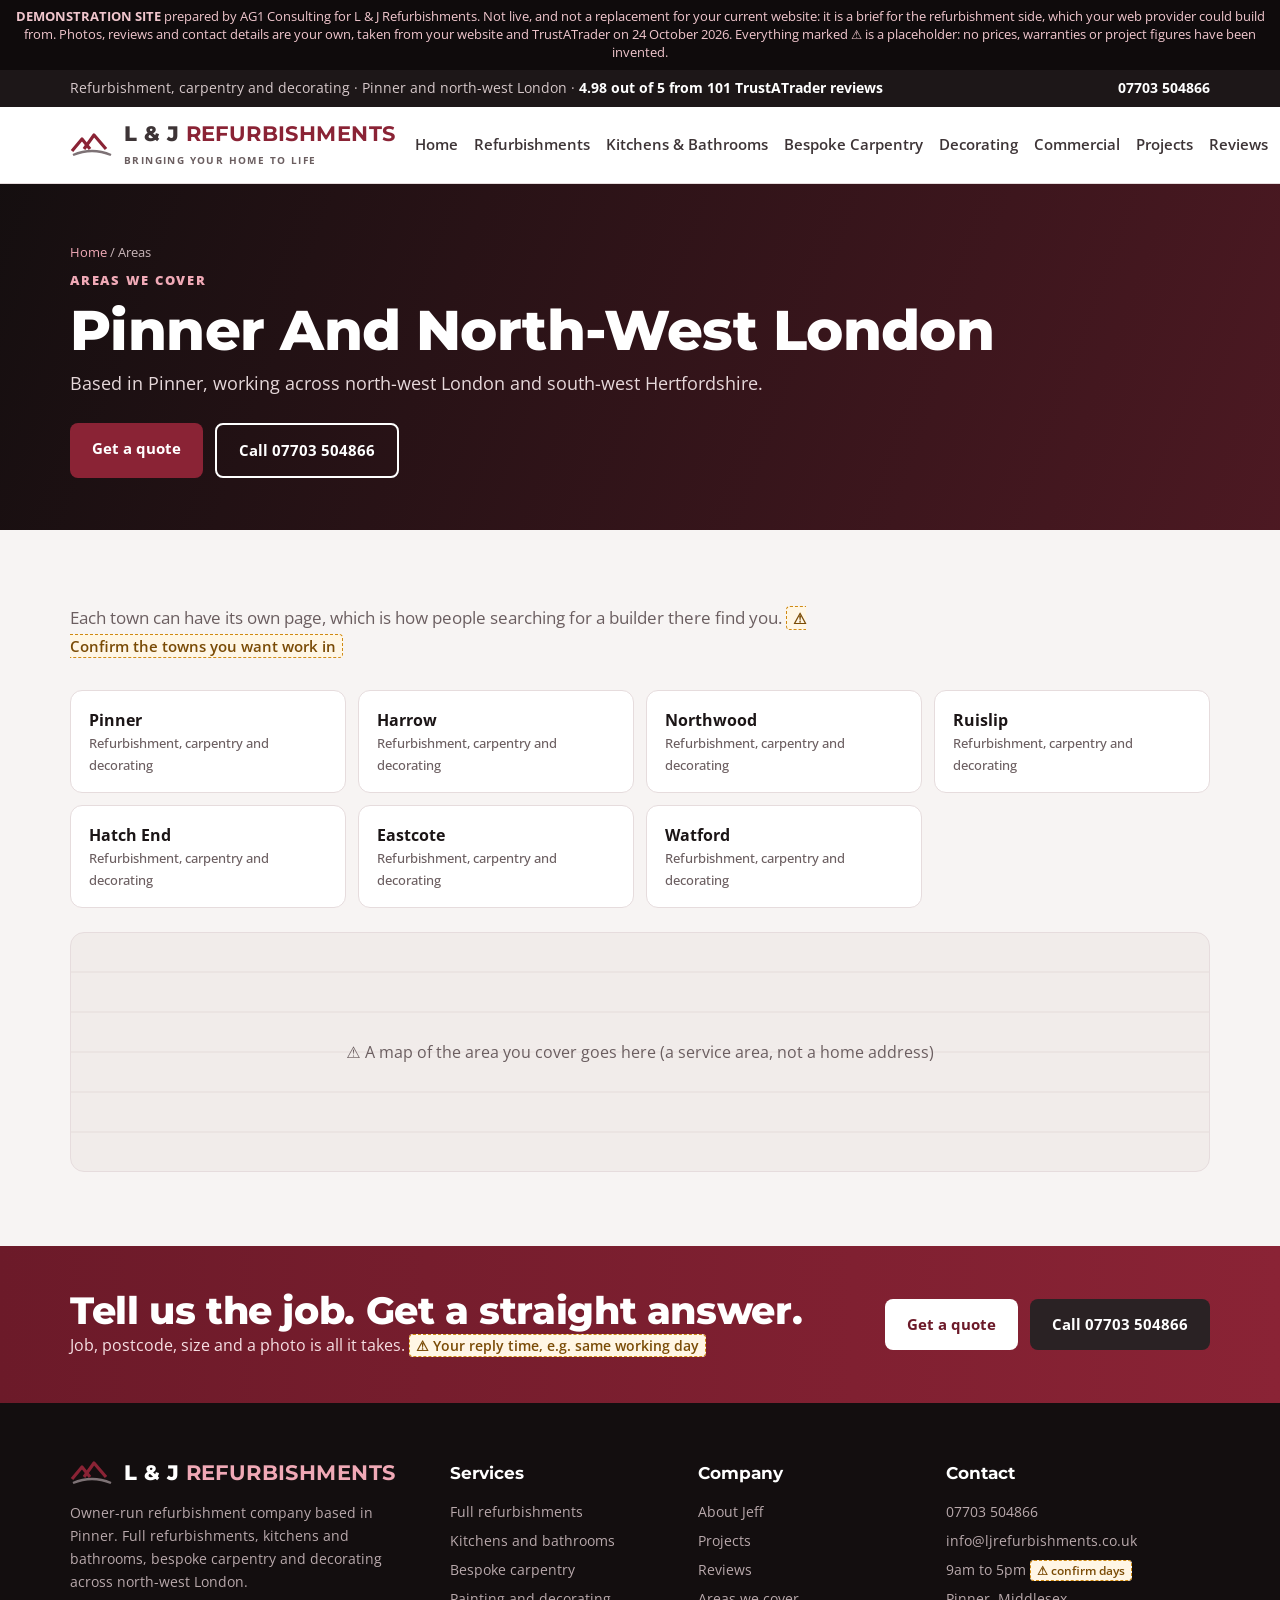
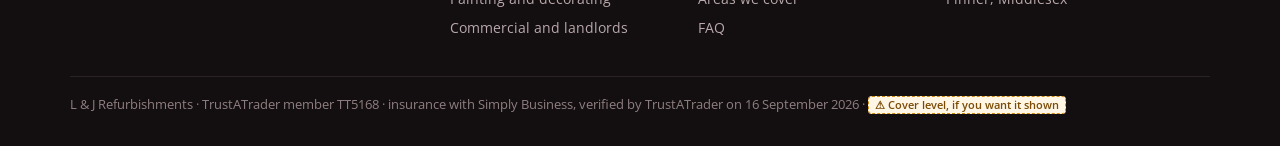
<file: areas.html>
<!DOCTYPE html><html lang="en"><head><meta charset="utf-8"><meta name="viewport" content="width=device-width,initial-scale=1">
<meta name="robots" content="noindex,nofollow"><title>Areas We Cover | L &amp; J Refurbishments</title><meta name="description" content="Pinner, Harrow, Northwood, Ruislip, Hatch End, Eastcote and Watford.">
<link rel="preconnect" href="https://fonts.googleapis.com"><link href="https://fonts.googleapis.com/css2?family=Montserrat:wght@600;700;800&family=Open+Sans:wght@400;500;600;700;800&display=swap" rel="stylesheet">
<link rel="stylesheet" href="styles.css">
<script type="application/ld+json">{"@context": "https://schema.org", "@type": "GeneralContractor", "name": "L & J Refurbishments", "telephone": "+447703504866", "email": "info@ljrefurbishments.co.uk", "url": "https://andrei170.github.io/lj-refurbishments-demo/", "address": {"@type": "PostalAddress", "addressLocality": "Pinner", "addressRegion": "Middlesex", "addressCountry": "GB"}, "areaServed": [{"@type": "City", "name": "Pinner"}, {"@type": "City", "name": "Harrow"}, {"@type": "City", "name": "Northwood"}, {"@type": "City", "name": "Ruislip"}, {"@type": "City", "name": "Hatch End"}, {"@type": "City", "name": "Eastcote"}, {"@type": "City", "name": "Watford"}], "openingHours": "09:00-17:00", "aggregateRating": {"@type": "AggregateRating", "ratingValue": "4.98", "bestRating": "5", "reviewCount": "101"}}</script>
</head><body>
<div class="demo"><b>DEMONSTRATION SITE</b> prepared by AG1 Consulting for L &amp; J Refurbishments. Not live, and not a replacement for your current website: it is a brief for the refurbishment side, which your web provider could build from. Photos, reviews and contact details are your own, taken from your website and TrustATrader on 24 October 2026. Everything marked &#9888; is a placeholder: no prices, warranties or project figures have been invented.</div>
<div class="top"><div class="wrap"><span class="tl">Refurbishment, carpentry and decorating &middot; Pinner and north-west London &middot; <b>4.98 out of 5 from 101 TrustATrader reviews</b></span><span><a href="tel:+447703504866"><b>07703 504866</b></a></span></div></div>
<header class="site"><div class="wrap"><a class="logo" href="index.html"><svg width="44" height="28" viewBox="0 0 44 28" aria-hidden="true"><path d="M2 20 12 8l8 10" fill="none" stroke="#8a2335" stroke-width="3.2" stroke-linejoin="round"/><path d="M14 18 24 4l12 14" fill="none" stroke="#8a2335" stroke-width="3.2" stroke-linejoin="round"/><path d="M3 24c12-5 26-5 38 0" fill="none" stroke="#7d7275" stroke-width="2.4"/></svg><span><span class="tx">L &amp; J <b>Refurbishments</b></span><small>BRINGING YOUR HOME TO LIFE</small></span></a>
<nav class="main"><a href="index.html">Home</a><a href="refurbishments.html">Refurbishments</a><a href="kitchens-bathrooms.html">Kitchens &amp; Bathrooms</a><a href="carpentry.html">Bespoke Carpentry</a><a href="decorating.html">Decorating</a><a href="commercial.html">Commercial</a><a href="projects.html">Projects</a><a href="reviews.html">Reviews</a><a href="contact.html">Contact</a></nav><div class="hcall"><small>Call Jeff</small><a href="tel:+447703504866">07703 504866</a></div><a class="btn" href="contact.html">Get a quote</a></div></header>
<nav class="mob" aria-label="Menu"><a href="index.html">Home</a><a href="refurbishments.html">Refurbishments</a><a href="kitchens-bathrooms.html">Kitchens &amp; Bathrooms</a><a href="carpentry.html">Bespoke Carpentry</a><a href="decorating.html">Decorating</a><a href="commercial.html">Commercial</a><a href="projects.html">Projects</a><a href="reviews.html">Reviews</a><a href="contact.html">Contact</a></nav>
<section class="pagehead"><div class="bgimg" style="background-image:url('https://img1.wsimg.com/isteam/ip/7a11964e-ccb6-495a-9d29-0755a113b4dd/IMG_7369.jpeg/:/rs=w:1200')"></div><div class="wrap"><div class="crumb"><a href="index.html">Home</a> / Areas</div><div class="eyebrow" style="margin-top:8px;color:#f0a9b6">Areas we cover</div><h1>Pinner And North-West London</h1><p>Based in Pinner, working across north-west London and south-west Hertfordshire.</p><div class="cta-row"><a class="btn" href="contact.html">Get a quote</a><a class="btn ghost" href="tel:+447703504866">Call 07703 504866</a></div></div></section><section class="s"><div class="wrap"><p class="st">Each town can have its own page, which is how people searching for a builder there find you. <span class="ph">&#9888; Confirm the towns you want work in</span></p>
<div class="areas"><div class="area">Pinner<small>Refurbishment, carpentry and decorating</small></div><div class="area">Harrow<small>Refurbishment, carpentry and decorating</small></div><div class="area">Northwood<small>Refurbishment, carpentry and decorating</small></div><div class="area">Ruislip<small>Refurbishment, carpentry and decorating</small></div><div class="area">Hatch End<small>Refurbishment, carpentry and decorating</small></div><div class="area">Eastcote<small>Refurbishment, carpentry and decorating</small></div><div class="area">Watford<small>Refurbishment, carpentry and decorating</small></div></div>
<div class="map" style="margin-top:24px">&#9888; A map of the area you cover goes here (a service area, not a home address)</div></div></section><section class="band"><div class="wrap"><div><h2>Tell us the job. Get a straight answer.</h2><p>Job, postcode, size and a photo is all it takes. <span class="ph">&#9888; Your reply time, e.g. same working day</span></p></div><div class="cta-row" style="margin-top:0"><a class="btn" href="contact.html">Get a quote</a><a class="btn dark" href="tel:+447703504866">Call 07703 504866</a></div></div></section>
<footer class="site"><div class="wrap"><div class="foot">
<div><a class="logo" href="index.html"><svg width="44" height="28" viewBox="0 0 44 28" aria-hidden="true"><path d="M2 20 12 8l8 10" fill="none" stroke="#8a2335" stroke-width="3.2" stroke-linejoin="round"/><path d="M14 18 24 4l12 14" fill="none" stroke="#8a2335" stroke-width="3.2" stroke-linejoin="round"/><path d="M3 24c12-5 26-5 38 0" fill="none" stroke="#7d7275" stroke-width="2.4"/></svg><span class="tx" style="color:#fff">L &amp; J <b style="color:#f0a9b6">Refurbishments</b></span></a>
<p style="margin-top:14px">Owner-run refurbishment company based in Pinner. Full refurbishments, kitchens and bathrooms, bespoke carpentry and decorating across north-west London.</p></div>
<div><h4>Services</h4><ul><li><a href="refurbishments.html">Full refurbishments</a></li><li><a href="kitchens-bathrooms.html">Kitchens and bathrooms</a></li><li><a href="carpentry.html">Bespoke carpentry</a></li><li><a href="decorating.html">Painting and decorating</a></li><li><a href="commercial.html">Commercial and landlords</a></li></ul></div>
<div><h4>Company</h4><ul><li><a href="about.html">About Jeff</a></li><li><a href="projects.html">Projects</a></li><li><a href="reviews.html">Reviews</a></li><li><a href="areas.html">Areas we cover</a></li><li><a href="faq.html">FAQ</a></li></ul></div>
<div><h4>Contact</h4><ul><li><a href="tel:+447703504866">07703 504866</a></li><li><a href="mailto:info@ljrefurbishments.co.uk">info@ljrefurbishments.co.uk</a></li><li>9am to 5pm <span class="ph">&#9888; confirm days</span></li><li>Pinner, Middlesex</li></ul></div>
</div><div class="legal">L &amp; J Refurbishments &middot; TrustATrader member TT5168 &middot; insurance with Simply Business, verified by TrustATrader on 16 September 2026 &middot; <span class="ph">&#9888; Cover level, if you want it shown</span></div></div></footer>
<div class="sticky-cta"><a class="btn dark" href="tel:+447703504866">&#9742; Call</a><a class="btn" href="contact.html">Get a quote</a></div>
<script>
document.querySelectorAll('form.f').forEach(function(f){f.addEventListener('submit',function(e){e.preventDefault();
var m=f.querySelector('.ok-msg');if(m){m.style.display='block';}});});
</script></body></html>
</file>
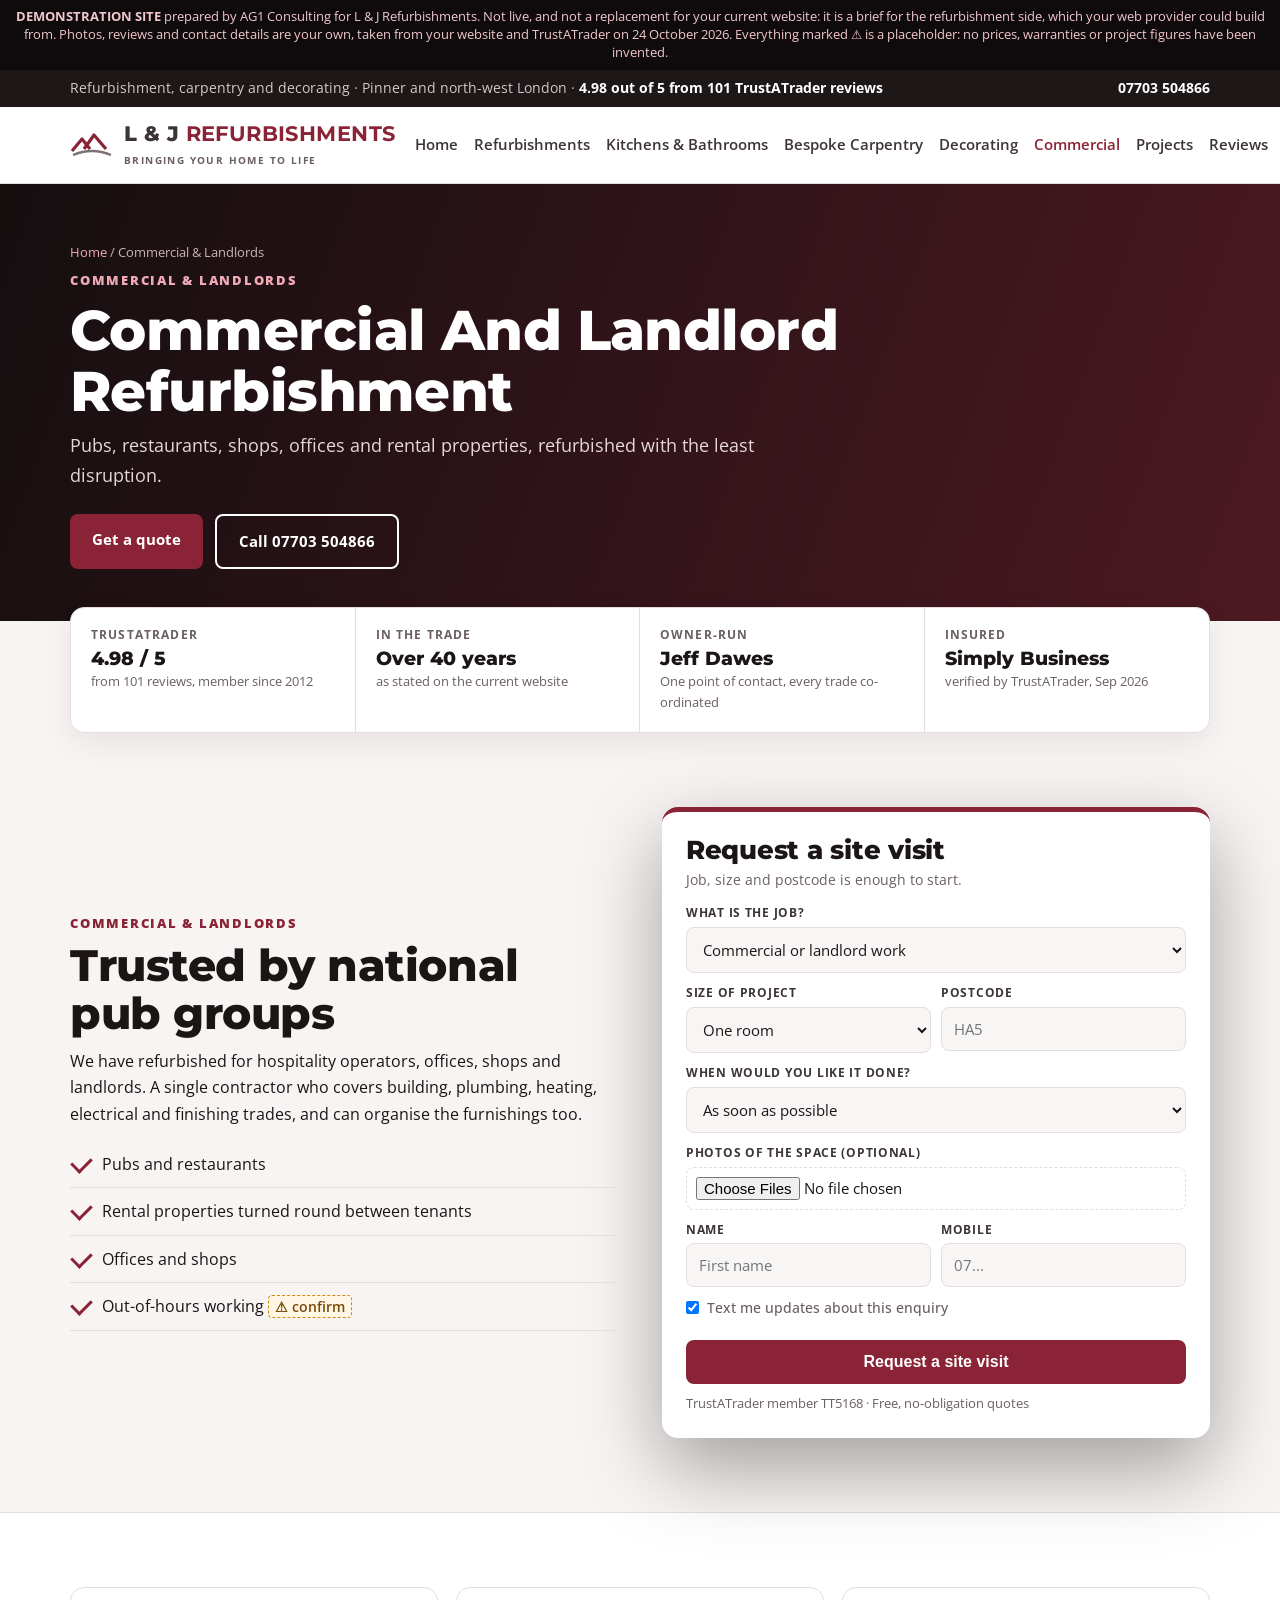
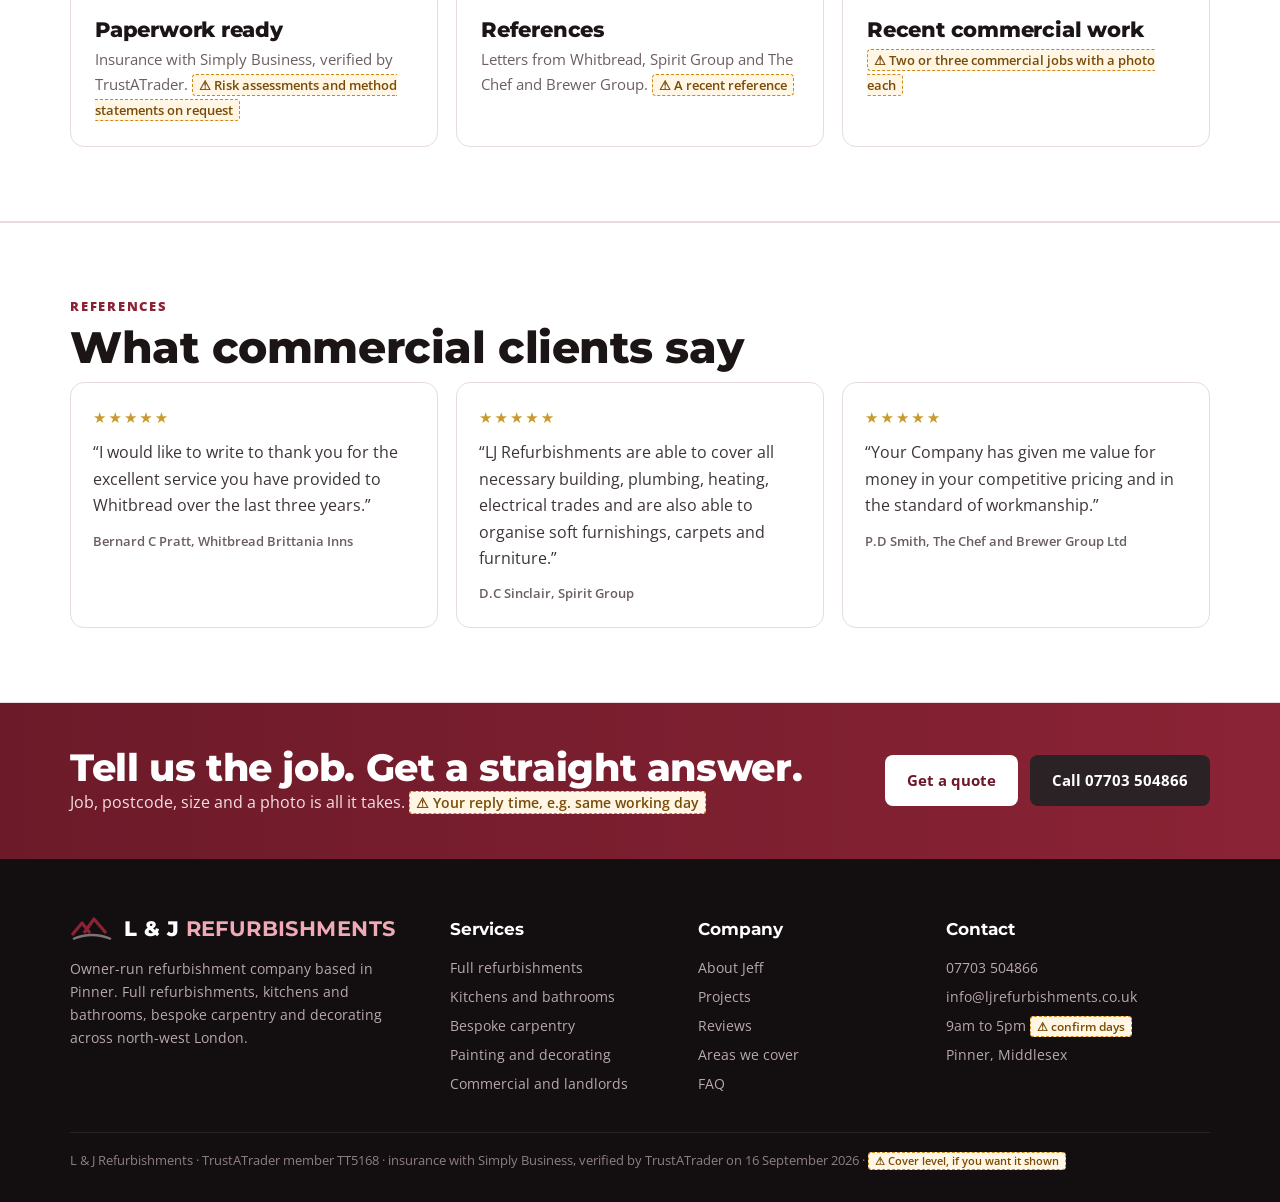
<file: commercial.html>
<!DOCTYPE html><html lang="en"><head><meta charset="utf-8"><meta name="viewport" content="width=device-width,initial-scale=1">
<meta name="robots" content="noindex,nofollow"><title>Commercial and Landlord Refurbishment | L &amp; J Refurbishments</title><meta name="description" content="Refurbishment for pubs, shops, offices and rental properties in north-west London.">
<link rel="preconnect" href="https://fonts.googleapis.com"><link href="https://fonts.googleapis.com/css2?family=Montserrat:wght@600;700;800&family=Open+Sans:wght@400;500;600;700;800&display=swap" rel="stylesheet">
<link rel="stylesheet" href="styles.css">
<script type="application/ld+json">{"@context": "https://schema.org", "@type": "GeneralContractor", "name": "L & J Refurbishments", "telephone": "+447703504866", "email": "info@ljrefurbishments.co.uk", "url": "https://andrei170.github.io/lj-refurbishments-demo/", "address": {"@type": "PostalAddress", "addressLocality": "Pinner", "addressRegion": "Middlesex", "addressCountry": "GB"}, "areaServed": [{"@type": "City", "name": "Pinner"}, {"@type": "City", "name": "Harrow"}, {"@type": "City", "name": "Northwood"}, {"@type": "City", "name": "Ruislip"}, {"@type": "City", "name": "Hatch End"}, {"@type": "City", "name": "Eastcote"}, {"@type": "City", "name": "Watford"}], "openingHours": "09:00-17:00", "aggregateRating": {"@type": "AggregateRating", "ratingValue": "4.98", "bestRating": "5", "reviewCount": "101"}}</script>
</head><body>
<div class="demo"><b>DEMONSTRATION SITE</b> prepared by AG1 Consulting for L &amp; J Refurbishments. Not live, and not a replacement for your current website: it is a brief for the refurbishment side, which your web provider could build from. Photos, reviews and contact details are your own, taken from your website and TrustATrader on 24 October 2026. Everything marked &#9888; is a placeholder: no prices, warranties or project figures have been invented.</div>
<div class="top"><div class="wrap"><span class="tl">Refurbishment, carpentry and decorating &middot; Pinner and north-west London &middot; <b>4.98 out of 5 from 101 TrustATrader reviews</b></span><span><a href="tel:+447703504866"><b>07703 504866</b></a></span></div></div>
<header class="site"><div class="wrap"><a class="logo" href="index.html"><svg width="44" height="28" viewBox="0 0 44 28" aria-hidden="true"><path d="M2 20 12 8l8 10" fill="none" stroke="#8a2335" stroke-width="3.2" stroke-linejoin="round"/><path d="M14 18 24 4l12 14" fill="none" stroke="#8a2335" stroke-width="3.2" stroke-linejoin="round"/><path d="M3 24c12-5 26-5 38 0" fill="none" stroke="#7d7275" stroke-width="2.4"/></svg><span><span class="tx">L &amp; J <b>Refurbishments</b></span><small>BRINGING YOUR HOME TO LIFE</small></span></a>
<nav class="main"><a href="index.html">Home</a><a href="refurbishments.html">Refurbishments</a><a href="kitchens-bathrooms.html">Kitchens &amp; Bathrooms</a><a href="carpentry.html">Bespoke Carpentry</a><a href="decorating.html">Decorating</a><a href="commercial.html" class="on">Commercial</a><a href="projects.html">Projects</a><a href="reviews.html">Reviews</a><a href="contact.html">Contact</a></nav><div class="hcall"><small>Call Jeff</small><a href="tel:+447703504866">07703 504866</a></div><a class="btn" href="contact.html">Get a quote</a></div></header>
<nav class="mob" aria-label="Menu"><a href="index.html">Home</a><a href="refurbishments.html">Refurbishments</a><a href="kitchens-bathrooms.html">Kitchens &amp; Bathrooms</a><a href="carpentry.html">Bespoke Carpentry</a><a href="decorating.html">Decorating</a><a href="commercial.html" class="on">Commercial</a><a href="projects.html">Projects</a><a href="reviews.html">Reviews</a><a href="contact.html">Contact</a></nav>
<section class="pagehead"><div class="bgimg" style="background-image:url('https://img1.wsimg.com/isteam/ip/7a11964e-ccb6-495a-9d29-0755a113b4dd/PHOTO-2026-04-03-11-56-36%204-c15f088.jpg/:/rs=w:1200')"></div><div class="wrap"><div class="crumb"><a href="index.html">Home</a> / Commercial &amp; Landlords</div><div class="eyebrow" style="margin-top:8px;color:#f0a9b6">Commercial &amp; Landlords</div><h1>Commercial And Landlord Refurbishment</h1><p>Pubs, restaurants, shops, offices and rental properties, refurbished with the least disruption.</p><div class="cta-row"><a class="btn" href="contact.html">Get a quote</a><a class="btn ghost" href="tel:+447703504866">Call 07703 504866</a></div></div></section><section style="padding:0"><div class="wrap"><div class="trust"><div><div class="k">TrustATrader</div><div class="v">4.98 / 5</div><div class="s">from 101 reviews, member since 2012</div></div><div><div class="k">In the trade</div><div class="v">Over 40 years</div><div class="s">as stated on the current website</div></div><div><div class="k">Owner-run</div><div class="v">Jeff Dawes</div><div class="s">One point of contact, every trade co-ordinated</div></div><div><div class="k">Insured</div><div class="v">Simply Business</div><div class="s">verified by TrustATrader, Sep 2026</div></div></div></div></section>
<section class="s"><div class="wrap split"><div><div class="eyebrow">Commercial &amp; Landlords</div><h2 class="t">Trusted by national pub groups</h2><p>We have refurbished for hospitality operators, offices, shops and landlords. A single contractor who covers building, plumbing, heating, electrical and finishing trades, and can organise the furnishings too.</p><ul class='ticks' style='margin-top:14px'><li>Pubs and restaurants</li><li>Rental properties turned round between tenants</li><li>Offices and shops</li><li>Out-of-hours working <span class="ph">&#9888; confirm</span></li></ul></div>
<div class="panel"><h3>Request a site visit</h3><div class="sub">Job, size and postcode is enough to start.</div><form class="f"><label>What is the job?</label><select><option>Commercial or landlord work</option><option>Full home or flat refurbishment</option><option>Kitchen</option><option>Bathroom</option><option>Joining rooms, conversions or alterations</option><option>Bespoke carpentry (alcoves, wardrobes, media walls)</option><option>Painting and decorating</option><option>Something else</option></select><div class="two"><div><label>Size of project</label><select><option>One room</option><option>Several rooms</option><option>Whole house or flat</option><option>Commercial premises</option></select></div><div><label>Postcode</label><input placeholder="HA5"></div></div><label>When would you like it done?</label><select><option>As soon as possible</option><option>Within 3 months</option><option>In 3 to 6 months</option><option>Just planning for now</option></select><label>Photos of the space (optional)</label><input type="file" accept="image/*" multiple><div class="two"><div><label>Name</label><input placeholder="First name"></div><div><label>Mobile</label><input type="tel" placeholder="07..."></div></div><label class="chk"><input type="checkbox" checked> Text me updates about this enquiry</label><button class="btn" type="submit">Request a site visit</button><div class="ok-msg">&#10004; Demo only: on the live site this lands in your CRM with the photos, the customer gets a text straight back, and you can see at a glance whether it is a whole-house job or a single shelf.</div><div class="fine">TrustATrader member TT5168 &middot; Free, no-obligation quotes</div></form></div></div></section>
<section class="s alt"><div class="wrap"><div class="feat"><div class="fc"><h3>Paperwork ready</h3><p>Insurance with Simply Business, verified by TrustATrader. <span class="ph">&#9888; Risk assessments and method statements on request</span></p></div><div class="fc"><h3>References</h3><p>Letters from Whitbread, Spirit Group and The Chef and Brewer Group. <span class="ph">&#9888; A recent reference</span></p></div><div class="fc"><h3>Recent commercial work</h3><p><span class="ph">&#9888; Two or three commercial jobs with a photo each</span></p></div></div></div></section><section class="s alt"><div class="wrap"><div class="eyebrow">References</div><h2 class="t">What commercial clients say</h2><div class="revs"><div class="rv"><div class="stars">&#9733;&#9733;&#9733;&#9733;&#9733;</div><p>&ldquo;I would like to write to thank you for the excellent service you have provided to Whitbread over the last three years.&rdquo;</p><div class="who">Bernard C Pratt, Whitbread Brittania Inns</div></div><div class="rv"><div class="stars">&#9733;&#9733;&#9733;&#9733;&#9733;</div><p>&ldquo;LJ Refurbishments are able to cover all necessary building, plumbing, heating, electrical trades and are also able to organise soft furnishings, carpets and furniture.&rdquo;</p><div class="who">D.C Sinclair, Spirit Group</div></div><div class="rv"><div class="stars">&#9733;&#9733;&#9733;&#9733;&#9733;</div><p>&ldquo;Your Company has given me value for money in your competitive pricing and in the standard of workmanship.&rdquo;</p><div class="who">P.D Smith, The Chef and Brewer Group Ltd</div></div></div></div></section><section class="band"><div class="wrap"><div><h2>Tell us the job. Get a straight answer.</h2><p>Job, postcode, size and a photo is all it takes. <span class="ph">&#9888; Your reply time, e.g. same working day</span></p></div><div class="cta-row" style="margin-top:0"><a class="btn" href="contact.html">Get a quote</a><a class="btn dark" href="tel:+447703504866">Call 07703 504866</a></div></div></section>
<footer class="site"><div class="wrap"><div class="foot">
<div><a class="logo" href="index.html"><svg width="44" height="28" viewBox="0 0 44 28" aria-hidden="true"><path d="M2 20 12 8l8 10" fill="none" stroke="#8a2335" stroke-width="3.2" stroke-linejoin="round"/><path d="M14 18 24 4l12 14" fill="none" stroke="#8a2335" stroke-width="3.2" stroke-linejoin="round"/><path d="M3 24c12-5 26-5 38 0" fill="none" stroke="#7d7275" stroke-width="2.4"/></svg><span class="tx" style="color:#fff">L &amp; J <b style="color:#f0a9b6">Refurbishments</b></span></a>
<p style="margin-top:14px">Owner-run refurbishment company based in Pinner. Full refurbishments, kitchens and bathrooms, bespoke carpentry and decorating across north-west London.</p></div>
<div><h4>Services</h4><ul><li><a href="refurbishments.html">Full refurbishments</a></li><li><a href="kitchens-bathrooms.html">Kitchens and bathrooms</a></li><li><a href="carpentry.html">Bespoke carpentry</a></li><li><a href="decorating.html">Painting and decorating</a></li><li><a href="commercial.html">Commercial and landlords</a></li></ul></div>
<div><h4>Company</h4><ul><li><a href="about.html">About Jeff</a></li><li><a href="projects.html">Projects</a></li><li><a href="reviews.html">Reviews</a></li><li><a href="areas.html">Areas we cover</a></li><li><a href="faq.html">FAQ</a></li></ul></div>
<div><h4>Contact</h4><ul><li><a href="tel:+447703504866">07703 504866</a></li><li><a href="mailto:info@ljrefurbishments.co.uk">info@ljrefurbishments.co.uk</a></li><li>9am to 5pm <span class="ph">&#9888; confirm days</span></li><li>Pinner, Middlesex</li></ul></div>
</div><div class="legal">L &amp; J Refurbishments &middot; TrustATrader member TT5168 &middot; insurance with Simply Business, verified by TrustATrader on 16 September 2026 &middot; <span class="ph">&#9888; Cover level, if you want it shown</span></div></div></footer>
<div class="sticky-cta"><a class="btn dark" href="tel:+447703504866">&#9742; Call</a><a class="btn" href="contact.html">Get a quote</a></div>
<script>
document.querySelectorAll('form.f').forEach(function(f){f.addEventListener('submit',function(e){e.preventDefault();
var m=f.querySelector('.ok-msg');if(m){m.style.display='block';}});});
</script></body></html>
</file>
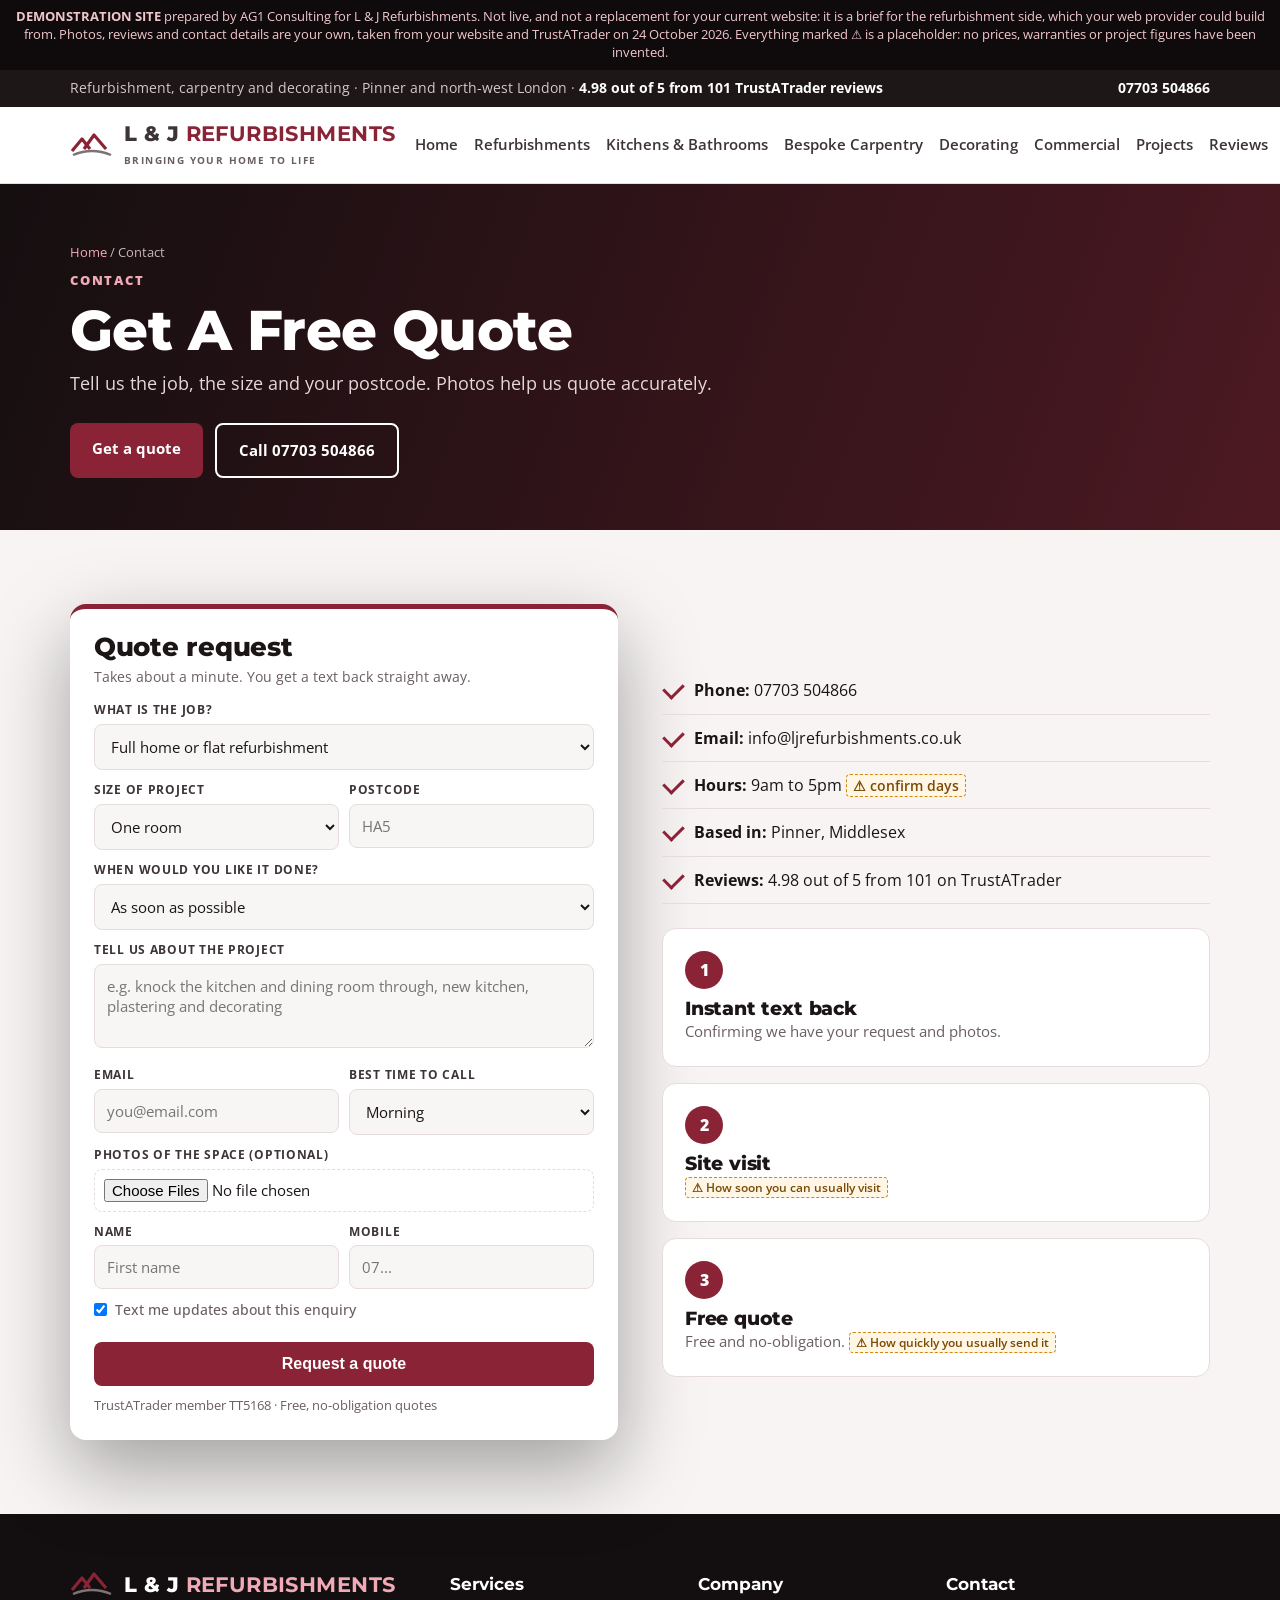
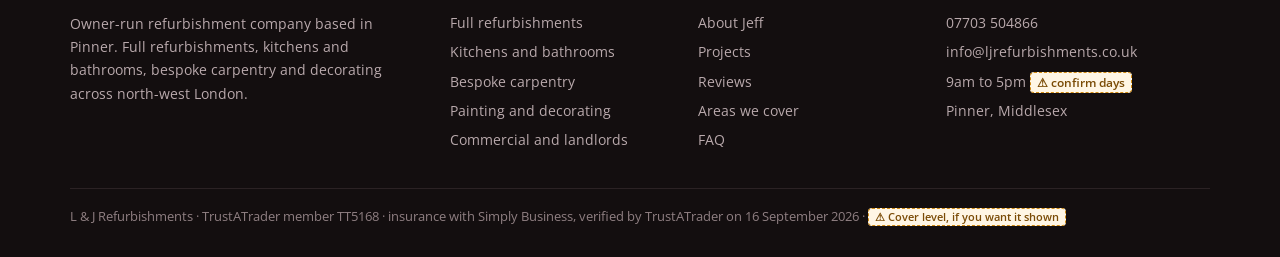
<file: contact.html>
<!DOCTYPE html><html lang="en"><head><meta charset="utf-8"><meta name="viewport" content="width=device-width,initial-scale=1">
<meta name="robots" content="noindex,nofollow"><title>Get a Free Quote | L &amp; J Refurbishments</title><meta name="description" content="Request a free refurbishment quote in Pinner and north-west London.">
<link rel="preconnect" href="https://fonts.googleapis.com"><link href="https://fonts.googleapis.com/css2?family=Montserrat:wght@600;700;800&family=Open+Sans:wght@400;500;600;700;800&display=swap" rel="stylesheet">
<link rel="stylesheet" href="styles.css">
<script type="application/ld+json">{"@context": "https://schema.org", "@type": "GeneralContractor", "name": "L & J Refurbishments", "telephone": "+447703504866", "email": "info@ljrefurbishments.co.uk", "url": "https://andrei170.github.io/lj-refurbishments-demo/", "address": {"@type": "PostalAddress", "addressLocality": "Pinner", "addressRegion": "Middlesex", "addressCountry": "GB"}, "areaServed": [{"@type": "City", "name": "Pinner"}, {"@type": "City", "name": "Harrow"}, {"@type": "City", "name": "Northwood"}, {"@type": "City", "name": "Ruislip"}, {"@type": "City", "name": "Hatch End"}, {"@type": "City", "name": "Eastcote"}, {"@type": "City", "name": "Watford"}], "openingHours": "09:00-17:00", "aggregateRating": {"@type": "AggregateRating", "ratingValue": "4.98", "bestRating": "5", "reviewCount": "101"}}</script>
</head><body>
<div class="demo"><b>DEMONSTRATION SITE</b> prepared by AG1 Consulting for L &amp; J Refurbishments. Not live, and not a replacement for your current website: it is a brief for the refurbishment side, which your web provider could build from. Photos, reviews and contact details are your own, taken from your website and TrustATrader on 24 October 2026. Everything marked &#9888; is a placeholder: no prices, warranties or project figures have been invented.</div>
<div class="top"><div class="wrap"><span class="tl">Refurbishment, carpentry and decorating &middot; Pinner and north-west London &middot; <b>4.98 out of 5 from 101 TrustATrader reviews</b></span><span><a href="tel:+447703504866"><b>07703 504866</b></a></span></div></div>
<header class="site"><div class="wrap"><a class="logo" href="index.html"><svg width="44" height="28" viewBox="0 0 44 28" aria-hidden="true"><path d="M2 20 12 8l8 10" fill="none" stroke="#8a2335" stroke-width="3.2" stroke-linejoin="round"/><path d="M14 18 24 4l12 14" fill="none" stroke="#8a2335" stroke-width="3.2" stroke-linejoin="round"/><path d="M3 24c12-5 26-5 38 0" fill="none" stroke="#7d7275" stroke-width="2.4"/></svg><span><span class="tx">L &amp; J <b>Refurbishments</b></span><small>BRINGING YOUR HOME TO LIFE</small></span></a>
<nav class="main"><a href="index.html">Home</a><a href="refurbishments.html">Refurbishments</a><a href="kitchens-bathrooms.html">Kitchens &amp; Bathrooms</a><a href="carpentry.html">Bespoke Carpentry</a><a href="decorating.html">Decorating</a><a href="commercial.html">Commercial</a><a href="projects.html">Projects</a><a href="reviews.html">Reviews</a><a href="contact.html" class="on">Contact</a></nav><div class="hcall"><small>Call Jeff</small><a href="tel:+447703504866">07703 504866</a></div><a class="btn" href="contact.html">Get a quote</a></div></header>
<nav class="mob" aria-label="Menu"><a href="index.html">Home</a><a href="refurbishments.html">Refurbishments</a><a href="kitchens-bathrooms.html">Kitchens &amp; Bathrooms</a><a href="carpentry.html">Bespoke Carpentry</a><a href="decorating.html">Decorating</a><a href="commercial.html">Commercial</a><a href="projects.html">Projects</a><a href="reviews.html">Reviews</a><a href="contact.html" class="on">Contact</a></nav>
<section class="pagehead"><div class="wrap"><div class="crumb"><a href="index.html">Home</a> / Contact</div><div class="eyebrow" style="margin-top:8px;color:#f0a9b6">Contact</div><h1>Get A Free Quote</h1><p>Tell us the job, the size and your postcode. Photos help us quote accurately.</p><div class="cta-row"><a class="btn" href="contact.html">Get a quote</a><a class="btn ghost" href="tel:+447703504866">Call 07703 504866</a></div></div></section><section class="s"><div class="wrap split"><div class="panel"><h3>Quote request</h3><div class="sub">Takes about a minute. You get a text back straight away.</div><form class="f"><label>What is the job?</label><select><option>Full home or flat refurbishment</option><option>Kitchen</option><option>Bathroom</option><option>Joining rooms, conversions or alterations</option><option>Bespoke carpentry (alcoves, wardrobes, media walls)</option><option>Painting and decorating</option><option>Commercial or landlord work</option><option>Something else</option></select><div class="two"><div><label>Size of project</label><select><option>One room</option><option>Several rooms</option><option>Whole house or flat</option><option>Commercial premises</option></select></div><div><label>Postcode</label><input placeholder="HA5"></div></div><label>When would you like it done?</label><select><option>As soon as possible</option><option>Within 3 months</option><option>In 3 to 6 months</option><option>Just planning for now</option></select><label>Tell us about the project</label><textarea rows="3" placeholder="e.g. knock the kitchen and dining room through, new kitchen, plastering and decorating"></textarea><div class="two"><div><label>Email</label><input type="email" placeholder="you@email.com"></div><div><label>Best time to call</label><select><option>Morning</option><option>Lunchtime</option><option>After 5pm</option><option>Text me instead</option></select></div></div><label>Photos of the space (optional)</label><input type="file" accept="image/*" multiple><div class="two"><div><label>Name</label><input placeholder="First name"></div><div><label>Mobile</label><input type="tel" placeholder="07..."></div></div><label class="chk"><input type="checkbox" checked> Text me updates about this enquiry</label><button class="btn" type="submit">Request a quote</button><div class="ok-msg">&#10004; Demo only: on the live site this lands in your CRM with the photos, the customer gets a text straight back, and you can see at a glance whether it is a whole-house job or a single shelf.</div><div class="fine">TrustATrader member TT5168 &middot; Free, no-obligation quotes</div></form></div>
<div><ul class="ticks"><li><b>Phone:</b> <a href="tel:+447703504866">07703 504866</a></li><li><b>Email:</b> <a href="mailto:info@ljrefurbishments.co.uk">info@ljrefurbishments.co.uk</a></li>
<li><b>Hours:</b> 9am to 5pm <span class="ph">&#9888; confirm days</span></li><li><b>Based in:</b> Pinner, Middlesex</li><li><b>Reviews:</b> 4.98 out of 5 from 101 on TrustATrader</li></ul>
<div class="steps" style="grid-template-columns:1fr;margin-top:24px"><div class="step"><h3>Instant text back</h3><p>Confirming we have your request and photos.</p></div>
<div class="step"><h3>Site visit</h3><p><span class="ph">&#9888; How soon you can usually visit</span></p></div><div class="step"><h3>Free quote</h3><p>Free and no-obligation. <span class="ph">&#9888; How quickly you usually send it</span></p></div></div></div></div></section>
<footer class="site"><div class="wrap"><div class="foot">
<div><a class="logo" href="index.html"><svg width="44" height="28" viewBox="0 0 44 28" aria-hidden="true"><path d="M2 20 12 8l8 10" fill="none" stroke="#8a2335" stroke-width="3.2" stroke-linejoin="round"/><path d="M14 18 24 4l12 14" fill="none" stroke="#8a2335" stroke-width="3.2" stroke-linejoin="round"/><path d="M3 24c12-5 26-5 38 0" fill="none" stroke="#7d7275" stroke-width="2.4"/></svg><span class="tx" style="color:#fff">L &amp; J <b style="color:#f0a9b6">Refurbishments</b></span></a>
<p style="margin-top:14px">Owner-run refurbishment company based in Pinner. Full refurbishments, kitchens and bathrooms, bespoke carpentry and decorating across north-west London.</p></div>
<div><h4>Services</h4><ul><li><a href="refurbishments.html">Full refurbishments</a></li><li><a href="kitchens-bathrooms.html">Kitchens and bathrooms</a></li><li><a href="carpentry.html">Bespoke carpentry</a></li><li><a href="decorating.html">Painting and decorating</a></li><li><a href="commercial.html">Commercial and landlords</a></li></ul></div>
<div><h4>Company</h4><ul><li><a href="about.html">About Jeff</a></li><li><a href="projects.html">Projects</a></li><li><a href="reviews.html">Reviews</a></li><li><a href="areas.html">Areas we cover</a></li><li><a href="faq.html">FAQ</a></li></ul></div>
<div><h4>Contact</h4><ul><li><a href="tel:+447703504866">07703 504866</a></li><li><a href="mailto:info@ljrefurbishments.co.uk">info@ljrefurbishments.co.uk</a></li><li>9am to 5pm <span class="ph">&#9888; confirm days</span></li><li>Pinner, Middlesex</li></ul></div>
</div><div class="legal">L &amp; J Refurbishments &middot; TrustATrader member TT5168 &middot; insurance with Simply Business, verified by TrustATrader on 16 September 2026 &middot; <span class="ph">&#9888; Cover level, if you want it shown</span></div></div></footer>
<div class="sticky-cta"><a class="btn dark" href="tel:+447703504866">&#9742; Call</a><a class="btn" href="contact.html">Get a quote</a></div>
<script>
document.querySelectorAll('form.f').forEach(function(f){f.addEventListener('submit',function(e){e.preventDefault();
var m=f.querySelector('.ok-msg');if(m){m.style.display='block';}});});
</script></body></html>
</file>
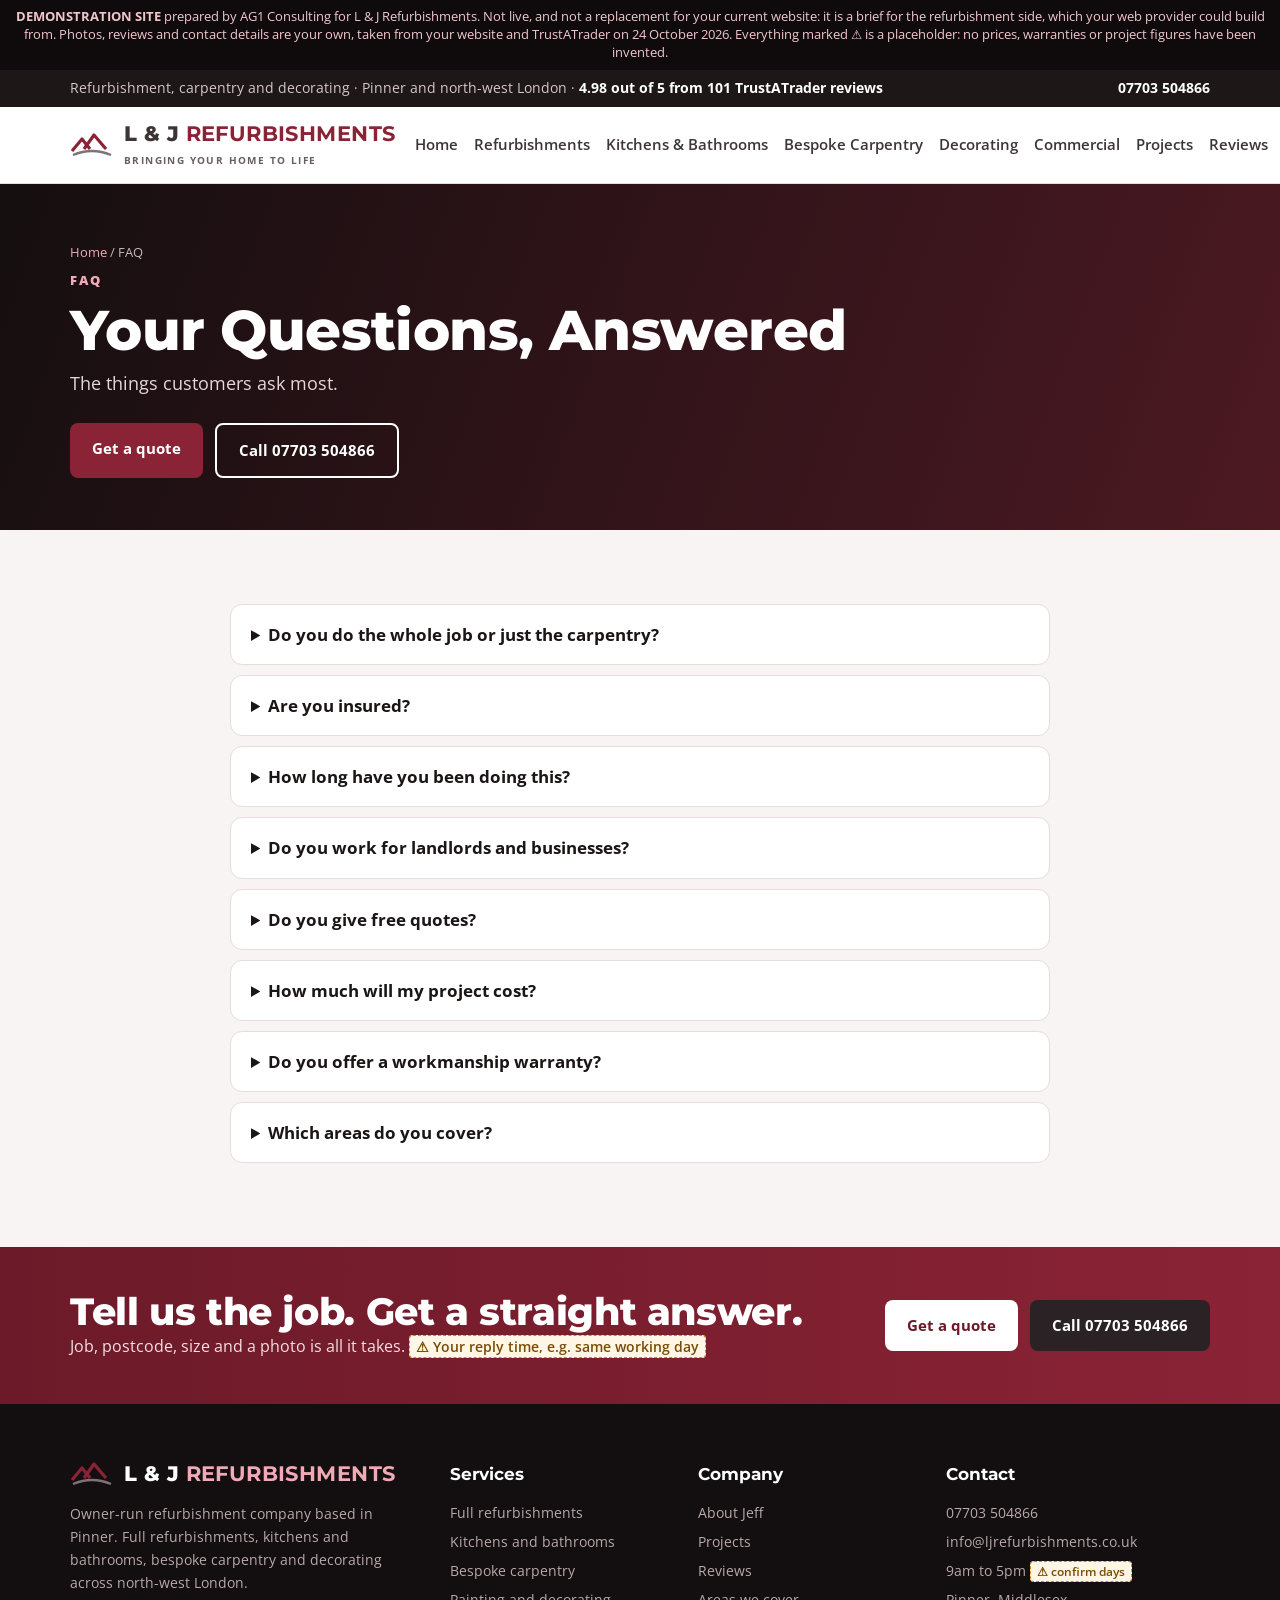
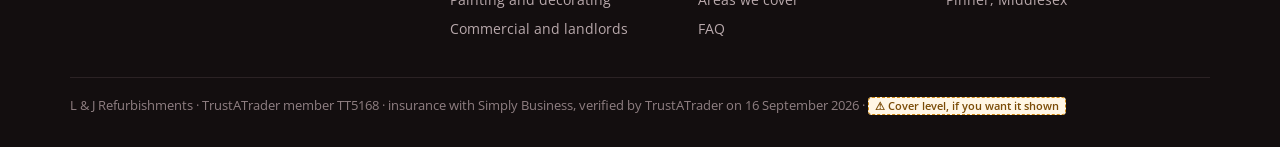
<file: faq.html>
<!DOCTYPE html><html lang="en"><head><meta charset="utf-8"><meta name="viewport" content="width=device-width,initial-scale=1">
<meta name="robots" content="noindex,nofollow"><title>FAQ | L &amp; J Refurbishments</title><meta name="description" content="Answers to common questions about refurbishments and carpentry.">
<link rel="preconnect" href="https://fonts.googleapis.com"><link href="https://fonts.googleapis.com/css2?family=Montserrat:wght@600;700;800&family=Open+Sans:wght@400;500;600;700;800&display=swap" rel="stylesheet">
<link rel="stylesheet" href="styles.css">
<script type="application/ld+json">{"@context": "https://schema.org", "@type": "GeneralContractor", "name": "L & J Refurbishments", "telephone": "+447703504866", "email": "info@ljrefurbishments.co.uk", "url": "https://andrei170.github.io/lj-refurbishments-demo/", "address": {"@type": "PostalAddress", "addressLocality": "Pinner", "addressRegion": "Middlesex", "addressCountry": "GB"}, "areaServed": [{"@type": "City", "name": "Pinner"}, {"@type": "City", "name": "Harrow"}, {"@type": "City", "name": "Northwood"}, {"@type": "City", "name": "Ruislip"}, {"@type": "City", "name": "Hatch End"}, {"@type": "City", "name": "Eastcote"}, {"@type": "City", "name": "Watford"}], "openingHours": "09:00-17:00", "aggregateRating": {"@type": "AggregateRating", "ratingValue": "4.98", "bestRating": "5", "reviewCount": "101"}}</script>
</head><body>
<div class="demo"><b>DEMONSTRATION SITE</b> prepared by AG1 Consulting for L &amp; J Refurbishments. Not live, and not a replacement for your current website: it is a brief for the refurbishment side, which your web provider could build from. Photos, reviews and contact details are your own, taken from your website and TrustATrader on 24 October 2026. Everything marked &#9888; is a placeholder: no prices, warranties or project figures have been invented.</div>
<div class="top"><div class="wrap"><span class="tl">Refurbishment, carpentry and decorating &middot; Pinner and north-west London &middot; <b>4.98 out of 5 from 101 TrustATrader reviews</b></span><span><a href="tel:+447703504866"><b>07703 504866</b></a></span></div></div>
<header class="site"><div class="wrap"><a class="logo" href="index.html"><svg width="44" height="28" viewBox="0 0 44 28" aria-hidden="true"><path d="M2 20 12 8l8 10" fill="none" stroke="#8a2335" stroke-width="3.2" stroke-linejoin="round"/><path d="M14 18 24 4l12 14" fill="none" stroke="#8a2335" stroke-width="3.2" stroke-linejoin="round"/><path d="M3 24c12-5 26-5 38 0" fill="none" stroke="#7d7275" stroke-width="2.4"/></svg><span><span class="tx">L &amp; J <b>Refurbishments</b></span><small>BRINGING YOUR HOME TO LIFE</small></span></a>
<nav class="main"><a href="index.html">Home</a><a href="refurbishments.html">Refurbishments</a><a href="kitchens-bathrooms.html">Kitchens &amp; Bathrooms</a><a href="carpentry.html">Bespoke Carpentry</a><a href="decorating.html">Decorating</a><a href="commercial.html">Commercial</a><a href="projects.html">Projects</a><a href="reviews.html">Reviews</a><a href="contact.html">Contact</a></nav><div class="hcall"><small>Call Jeff</small><a href="tel:+447703504866">07703 504866</a></div><a class="btn" href="contact.html">Get a quote</a></div></header>
<nav class="mob" aria-label="Menu"><a href="index.html">Home</a><a href="refurbishments.html">Refurbishments</a><a href="kitchens-bathrooms.html">Kitchens &amp; Bathrooms</a><a href="carpentry.html">Bespoke Carpentry</a><a href="decorating.html">Decorating</a><a href="commercial.html">Commercial</a><a href="projects.html">Projects</a><a href="reviews.html">Reviews</a><a href="contact.html">Contact</a></nav>
<section class="pagehead"><div class="wrap"><div class="crumb"><a href="index.html">Home</a> / FAQ</div><div class="eyebrow" style="margin-top:8px;color:#f0a9b6">FAQ</div><h1>Your Questions, Answered</h1><p>The things customers ask most.</p><div class="cta-row"><a class="btn" href="contact.html">Get a quote</a><a class="btn ghost" href="tel:+447703504866">Call 07703 504866</a></div></div></section><section class="s"><div class="wrap" style="max-width:860px"><details><summary>Do you do the whole job or just the carpentry?</summary><p>The whole job. Jeff co-ordinates plasterers, plumbers, electricians, tilers and decorators, and checks every stage.</p></details><details><summary>Are you insured?</summary><p>Yes, with Simply Business, verified by TrustATrader on 16 September 2026. <span class="ph">&#9888; Cover level</span></p></details><details><summary>How long have you been doing this?</summary><p>We have been providing carpentry for over 40 years, and have been TrustATrader members since 2012.</p></details><details><summary>Do you work for landlords and businesses?</summary><p>Yes: rental properties, pubs, restaurants, shops and offices.</p></details><details><summary>Do you give free quotes?</summary><p>Yes, free and no-obligation.</p></details><details><summary>How much will my project cost?</summary><p><span class="ph">&#9888; How you price, e.g. a quote after a visit; no prices are shown here</span></p></details><details><summary>Do you offer a workmanship warranty?</summary><p><span class="ph">&#9888; Your warranty terms, if you offer one</span></p></details><details><summary>Which areas do you cover?</summary><p>Pinner, Harrow, Northwood, Ruislip, Hatch End, Eastcote, Watford and nearby.</p></details></div></section><section class="band"><div class="wrap"><div><h2>Tell us the job. Get a straight answer.</h2><p>Job, postcode, size and a photo is all it takes. <span class="ph">&#9888; Your reply time, e.g. same working day</span></p></div><div class="cta-row" style="margin-top:0"><a class="btn" href="contact.html">Get a quote</a><a class="btn dark" href="tel:+447703504866">Call 07703 504866</a></div></div></section>
<footer class="site"><div class="wrap"><div class="foot">
<div><a class="logo" href="index.html"><svg width="44" height="28" viewBox="0 0 44 28" aria-hidden="true"><path d="M2 20 12 8l8 10" fill="none" stroke="#8a2335" stroke-width="3.2" stroke-linejoin="round"/><path d="M14 18 24 4l12 14" fill="none" stroke="#8a2335" stroke-width="3.2" stroke-linejoin="round"/><path d="M3 24c12-5 26-5 38 0" fill="none" stroke="#7d7275" stroke-width="2.4"/></svg><span class="tx" style="color:#fff">L &amp; J <b style="color:#f0a9b6">Refurbishments</b></span></a>
<p style="margin-top:14px">Owner-run refurbishment company based in Pinner. Full refurbishments, kitchens and bathrooms, bespoke carpentry and decorating across north-west London.</p></div>
<div><h4>Services</h4><ul><li><a href="refurbishments.html">Full refurbishments</a></li><li><a href="kitchens-bathrooms.html">Kitchens and bathrooms</a></li><li><a href="carpentry.html">Bespoke carpentry</a></li><li><a href="decorating.html">Painting and decorating</a></li><li><a href="commercial.html">Commercial and landlords</a></li></ul></div>
<div><h4>Company</h4><ul><li><a href="about.html">About Jeff</a></li><li><a href="projects.html">Projects</a></li><li><a href="reviews.html">Reviews</a></li><li><a href="areas.html">Areas we cover</a></li><li><a href="faq.html">FAQ</a></li></ul></div>
<div><h4>Contact</h4><ul><li><a href="tel:+447703504866">07703 504866</a></li><li><a href="mailto:info@ljrefurbishments.co.uk">info@ljrefurbishments.co.uk</a></li><li>9am to 5pm <span class="ph">&#9888; confirm days</span></li><li>Pinner, Middlesex</li></ul></div>
</div><div class="legal">L &amp; J Refurbishments &middot; TrustATrader member TT5168 &middot; insurance with Simply Business, verified by TrustATrader on 16 September 2026 &middot; <span class="ph">&#9888; Cover level, if you want it shown</span></div></div></footer>
<div class="sticky-cta"><a class="btn dark" href="tel:+447703504866">&#9742; Call</a><a class="btn" href="contact.html">Get a quote</a></div>
<script>
document.querySelectorAll('form.f').forEach(function(f){f.addEventListener('submit',function(e){e.preventDefault();
var m=f.querySelector('.ok-msg');if(m){m.style.display='block';}});});
</script></body></html>
</file>
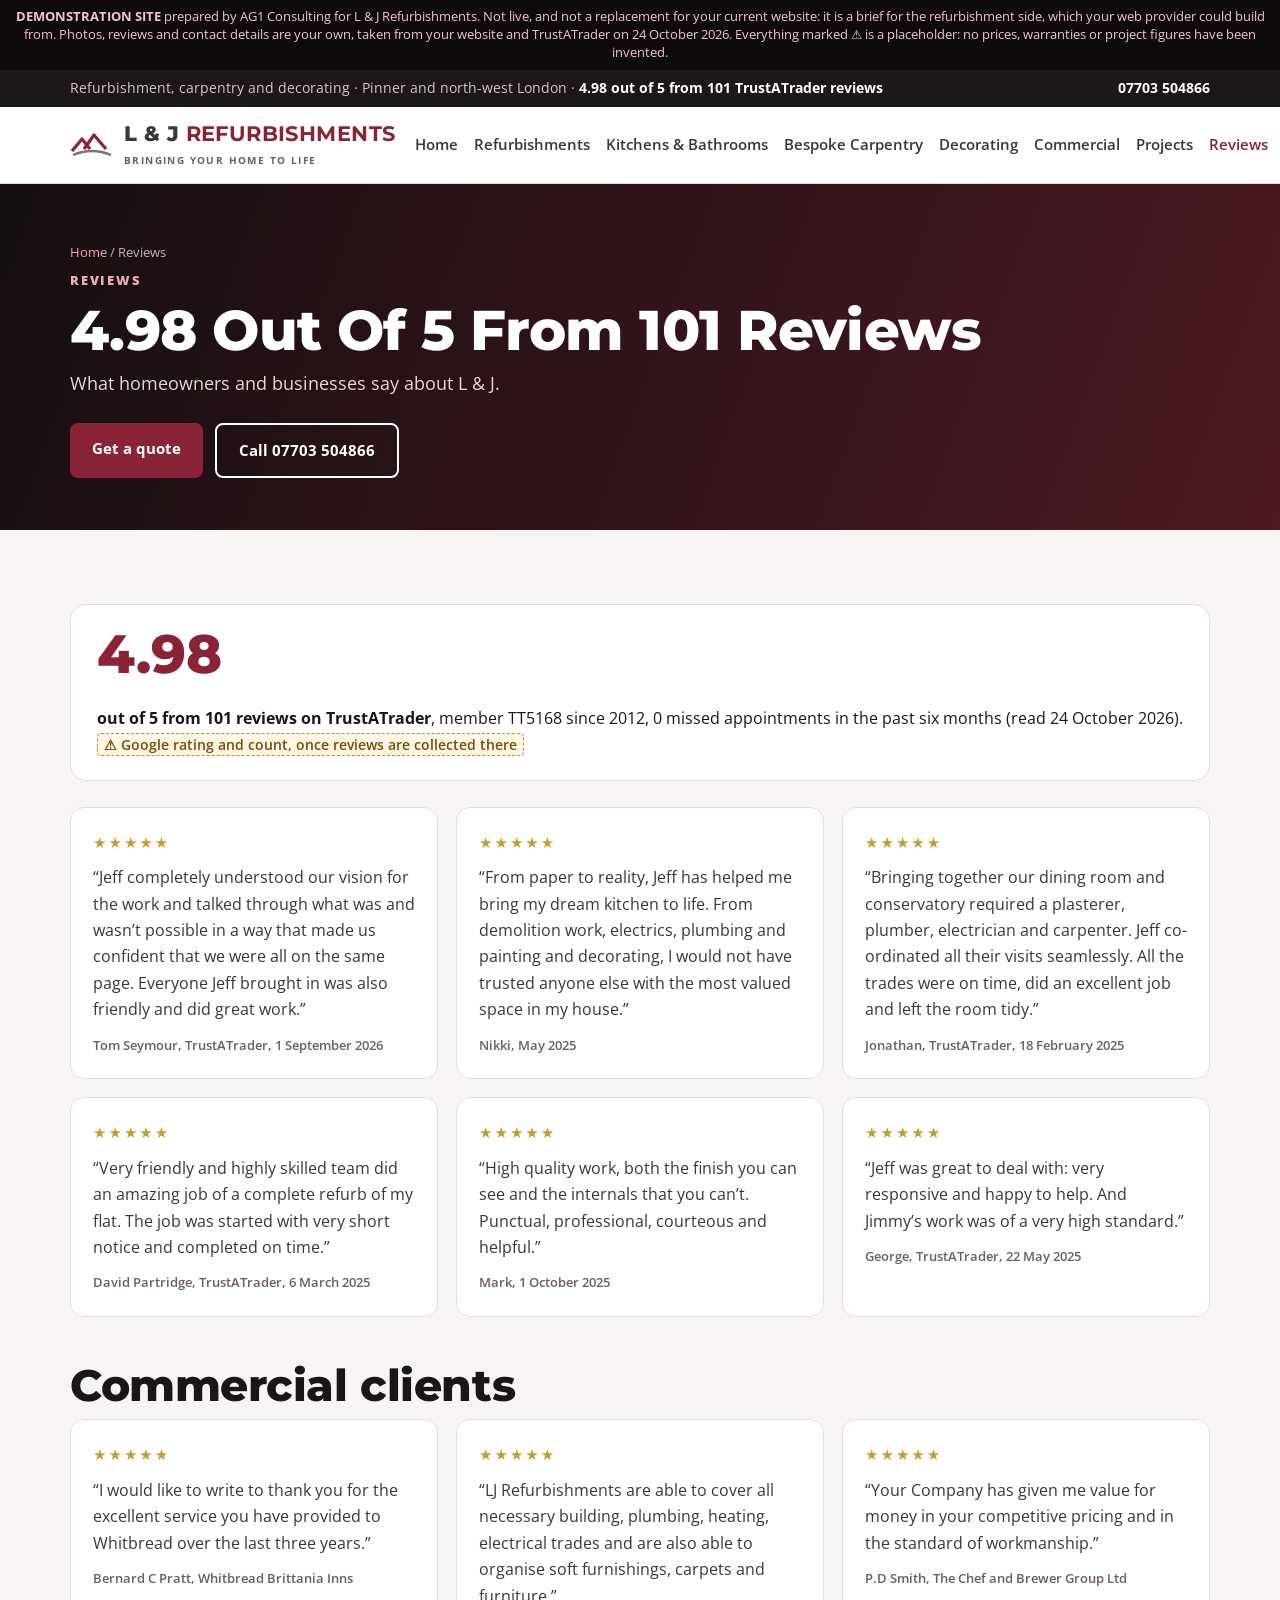
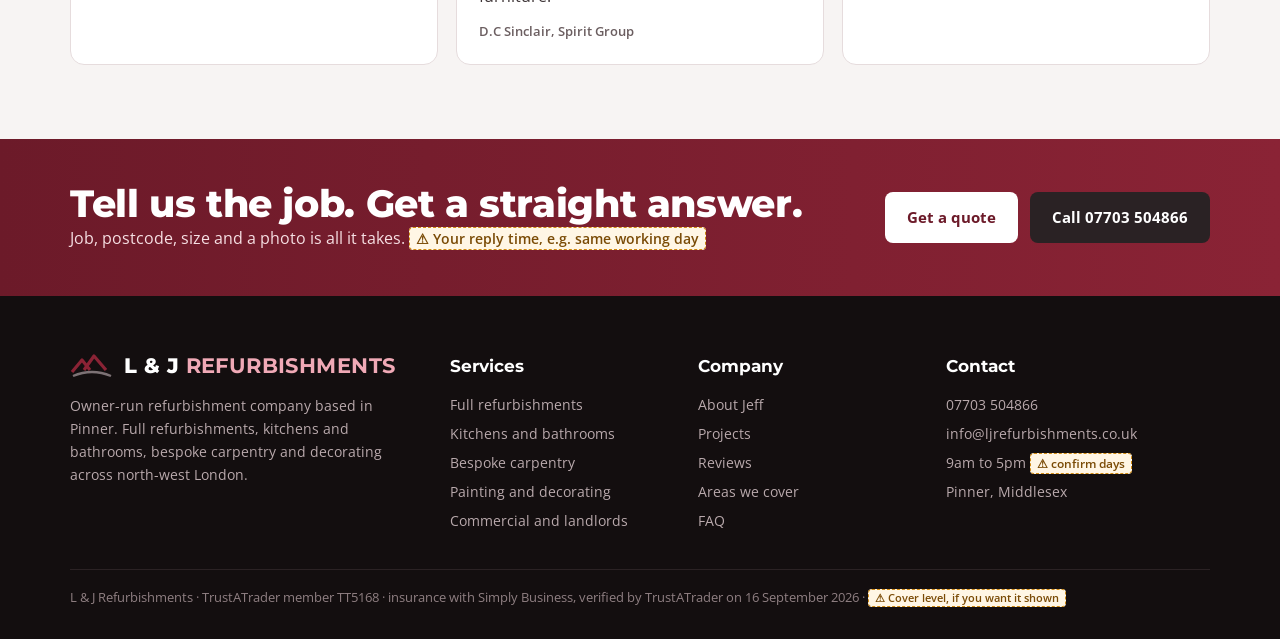
<file: reviews.html>
<!DOCTYPE html><html lang="en"><head><meta charset="utf-8"><meta name="viewport" content="width=device-width,initial-scale=1">
<meta name="robots" content="noindex,nofollow"><title>Reviews | L &amp; J Refurbishments</title><meta name="description" content="4.98 out of 5 from 101 TrustATrader reviews.">
<link rel="preconnect" href="https://fonts.googleapis.com"><link href="https://fonts.googleapis.com/css2?family=Montserrat:wght@600;700;800&family=Open+Sans:wght@400;500;600;700;800&display=swap" rel="stylesheet">
<link rel="stylesheet" href="styles.css">
<script type="application/ld+json">{"@context": "https://schema.org", "@type": "GeneralContractor", "name": "L & J Refurbishments", "telephone": "+447703504866", "email": "info@ljrefurbishments.co.uk", "url": "https://andrei170.github.io/lj-refurbishments-demo/", "address": {"@type": "PostalAddress", "addressLocality": "Pinner", "addressRegion": "Middlesex", "addressCountry": "GB"}, "areaServed": [{"@type": "City", "name": "Pinner"}, {"@type": "City", "name": "Harrow"}, {"@type": "City", "name": "Northwood"}, {"@type": "City", "name": "Ruislip"}, {"@type": "City", "name": "Hatch End"}, {"@type": "City", "name": "Eastcote"}, {"@type": "City", "name": "Watford"}], "openingHours": "09:00-17:00", "aggregateRating": {"@type": "AggregateRating", "ratingValue": "4.98", "bestRating": "5", "reviewCount": "101"}}</script>
</head><body>
<div class="demo"><b>DEMONSTRATION SITE</b> prepared by AG1 Consulting for L &amp; J Refurbishments. Not live, and not a replacement for your current website: it is a brief for the refurbishment side, which your web provider could build from. Photos, reviews and contact details are your own, taken from your website and TrustATrader on 24 October 2026. Everything marked &#9888; is a placeholder: no prices, warranties or project figures have been invented.</div>
<div class="top"><div class="wrap"><span class="tl">Refurbishment, carpentry and decorating &middot; Pinner and north-west London &middot; <b>4.98 out of 5 from 101 TrustATrader reviews</b></span><span><a href="tel:+447703504866"><b>07703 504866</b></a></span></div></div>
<header class="site"><div class="wrap"><a class="logo" href="index.html"><svg width="44" height="28" viewBox="0 0 44 28" aria-hidden="true"><path d="M2 20 12 8l8 10" fill="none" stroke="#8a2335" stroke-width="3.2" stroke-linejoin="round"/><path d="M14 18 24 4l12 14" fill="none" stroke="#8a2335" stroke-width="3.2" stroke-linejoin="round"/><path d="M3 24c12-5 26-5 38 0" fill="none" stroke="#7d7275" stroke-width="2.4"/></svg><span><span class="tx">L &amp; J <b>Refurbishments</b></span><small>BRINGING YOUR HOME TO LIFE</small></span></a>
<nav class="main"><a href="index.html">Home</a><a href="refurbishments.html">Refurbishments</a><a href="kitchens-bathrooms.html">Kitchens &amp; Bathrooms</a><a href="carpentry.html">Bespoke Carpentry</a><a href="decorating.html">Decorating</a><a href="commercial.html">Commercial</a><a href="projects.html">Projects</a><a href="reviews.html" class="on">Reviews</a><a href="contact.html">Contact</a></nav><div class="hcall"><small>Call Jeff</small><a href="tel:+447703504866">07703 504866</a></div><a class="btn" href="contact.html">Get a quote</a></div></header>
<nav class="mob" aria-label="Menu"><a href="index.html">Home</a><a href="refurbishments.html">Refurbishments</a><a href="kitchens-bathrooms.html">Kitchens &amp; Bathrooms</a><a href="carpentry.html">Bespoke Carpentry</a><a href="decorating.html">Decorating</a><a href="commercial.html">Commercial</a><a href="projects.html">Projects</a><a href="reviews.html" class="on">Reviews</a><a href="contact.html">Contact</a></nav>
<section class="pagehead"><div class="bgimg" style="background-image:url('https://img1.wsimg.com/isteam/ip/7a11964e-ccb6-495a-9d29-0755a113b4dd/IMG_9548.JPG/:/rs=w:1200')"></div><div class="wrap"><div class="crumb"><a href="index.html">Home</a> / Reviews</div><div class="eyebrow" style="margin-top:8px;color:#f0a9b6">Reviews</div><h1>4.98 Out Of 5 From 101 Reviews</h1><p>What homeowners and businesses say about L &amp; J.</p><div class="cta-row"><a class="btn" href="contact.html">Get a quote</a><a class="btn ghost" href="tel:+447703504866">Call 07703 504866</a></div></div></section><section class="s"><div class="wrap"><div class="big"><div class="sc">4.98</div><div><b>out of 5 from 101 reviews on TrustATrader</b>, member TT5168 since 2012, 0 missed appointments in the past six months (read 24 October 2026).<br><span class="ph">&#9888; Google rating and count, once reviews are collected there</span></div></div><div class="revs"><div class="rv"><div class="stars">&#9733;&#9733;&#9733;&#9733;&#9733;</div><p>&ldquo;Jeff completely understood our vision for the work and talked through what was and wasn&rsquo;t possible in a way that made us confident that we were all on the same page. Everyone Jeff brought in was also friendly and did great work.&rdquo;</p><div class="who">Tom Seymour, TrustATrader, 1 September 2026</div></div><div class="rv"><div class="stars">&#9733;&#9733;&#9733;&#9733;&#9733;</div><p>&ldquo;From paper to reality, Jeff has helped me bring my dream kitchen to life. From demolition work, electrics, plumbing and painting and decorating, I would not have trusted anyone else with the most valued space in my house.&rdquo;</p><div class="who">Nikki, May 2025</div></div><div class="rv"><div class="stars">&#9733;&#9733;&#9733;&#9733;&#9733;</div><p>&ldquo;Bringing together our dining room and conservatory required a plasterer, plumber, electrician and carpenter. Jeff co-ordinated all their visits seamlessly. All the trades were on time, did an excellent job and left the room tidy.&rdquo;</p><div class="who">Jonathan, TrustATrader, 18 February 2025</div></div><div class="rv"><div class="stars">&#9733;&#9733;&#9733;&#9733;&#9733;</div><p>&ldquo;Very friendly and highly skilled team did an amazing job of a complete refurb of my flat. The job was started with very short notice and completed on time.&rdquo;</p><div class="who">David Partridge, TrustATrader, 6 March 2025</div></div><div class="rv"><div class="stars">&#9733;&#9733;&#9733;&#9733;&#9733;</div><p>&ldquo;High quality work, both the finish you can see and the internals that you can&rsquo;t. Punctual, professional, courteous and helpful.&rdquo;</p><div class="who">Mark, 1 October 2025</div></div><div class="rv"><div class="stars">&#9733;&#9733;&#9733;&#9733;&#9733;</div><p>&ldquo;Jeff was great to deal with: very responsive and happy to help. And Jimmy&rsquo;s work was of a very high standard.&rdquo;</p><div class="who">George, TrustATrader, 22 May 2025</div></div></div><h2 class="t" style="margin-top:44px">Commercial clients</h2><div class="revs"><div class="rv"><div class="stars">&#9733;&#9733;&#9733;&#9733;&#9733;</div><p>&ldquo;I would like to write to thank you for the excellent service you have provided to Whitbread over the last three years.&rdquo;</p><div class="who">Bernard C Pratt, Whitbread Brittania Inns</div></div><div class="rv"><div class="stars">&#9733;&#9733;&#9733;&#9733;&#9733;</div><p>&ldquo;LJ Refurbishments are able to cover all necessary building, plumbing, heating, electrical trades and are also able to organise soft furnishings, carpets and furniture.&rdquo;</p><div class="who">D.C Sinclair, Spirit Group</div></div><div class="rv"><div class="stars">&#9733;&#9733;&#9733;&#9733;&#9733;</div><p>&ldquo;Your Company has given me value for money in your competitive pricing and in the standard of workmanship.&rdquo;</p><div class="who">P.D Smith, The Chef and Brewer Group Ltd</div></div></div></div></section><section class="band"><div class="wrap"><div><h2>Tell us the job. Get a straight answer.</h2><p>Job, postcode, size and a photo is all it takes. <span class="ph">&#9888; Your reply time, e.g. same working day</span></p></div><div class="cta-row" style="margin-top:0"><a class="btn" href="contact.html">Get a quote</a><a class="btn dark" href="tel:+447703504866">Call 07703 504866</a></div></div></section>
<footer class="site"><div class="wrap"><div class="foot">
<div><a class="logo" href="index.html"><svg width="44" height="28" viewBox="0 0 44 28" aria-hidden="true"><path d="M2 20 12 8l8 10" fill="none" stroke="#8a2335" stroke-width="3.2" stroke-linejoin="round"/><path d="M14 18 24 4l12 14" fill="none" stroke="#8a2335" stroke-width="3.2" stroke-linejoin="round"/><path d="M3 24c12-5 26-5 38 0" fill="none" stroke="#7d7275" stroke-width="2.4"/></svg><span class="tx" style="color:#fff">L &amp; J <b style="color:#f0a9b6">Refurbishments</b></span></a>
<p style="margin-top:14px">Owner-run refurbishment company based in Pinner. Full refurbishments, kitchens and bathrooms, bespoke carpentry and decorating across north-west London.</p></div>
<div><h4>Services</h4><ul><li><a href="refurbishments.html">Full refurbishments</a></li><li><a href="kitchens-bathrooms.html">Kitchens and bathrooms</a></li><li><a href="carpentry.html">Bespoke carpentry</a></li><li><a href="decorating.html">Painting and decorating</a></li><li><a href="commercial.html">Commercial and landlords</a></li></ul></div>
<div><h4>Company</h4><ul><li><a href="about.html">About Jeff</a></li><li><a href="projects.html">Projects</a></li><li><a href="reviews.html">Reviews</a></li><li><a href="areas.html">Areas we cover</a></li><li><a href="faq.html">FAQ</a></li></ul></div>
<div><h4>Contact</h4><ul><li><a href="tel:+447703504866">07703 504866</a></li><li><a href="mailto:info@ljrefurbishments.co.uk">info@ljrefurbishments.co.uk</a></li><li>9am to 5pm <span class="ph">&#9888; confirm days</span></li><li>Pinner, Middlesex</li></ul></div>
</div><div class="legal">L &amp; J Refurbishments &middot; TrustATrader member TT5168 &middot; insurance with Simply Business, verified by TrustATrader on 16 September 2026 &middot; <span class="ph">&#9888; Cover level, if you want it shown</span></div></div></footer>
<div class="sticky-cta"><a class="btn dark" href="tel:+447703504866">&#9742; Call</a><a class="btn" href="contact.html">Get a quote</a></div>
<script>
document.querySelectorAll('form.f').forEach(function(f){f.addEventListener('submit',function(e){e.preventDefault();
var m=f.querySelector('.ok-msg');if(m){m.style.display='block';}});});
</script></body></html>
</file>
<file: styles.css>
:root{--ink:#1b1516;--char:#1d1718;--char2:#2a2224;--mut:#6b5e60;--line:#e6dcdd;--bg:#f7f4f3;--card:#fff;
--acc:#8a2335;--accd:#6c1a29;--accl:#f6e6e9;--sand:#efe7df;--ok:#2f8a5b}
*{box-sizing:border-box;margin:0;padding:0}html{scroll-behavior:smooth}
html,body{overflow-x:hidden}body{background:var(--bg);color:var(--ink);font:16px/1.65 "Open Sans",system-ui,-apple-system,"Segoe UI",sans-serif}
.grid>*,.split>*,.svc>*,.feat>*,.gal>*,.revs>*,.steps>*,.trust>*,.foot>*,.two>*,.areas>*{min-width:0}
a{color:inherit;text-decoration:none}img{max-width:100%;display:block}
.wrap{max-width:1180px;margin:0 auto;padding:0 20px}
h1,h2,h3{font-family:"Montserrat","Open Sans",sans-serif;font-weight:800;letter-spacing:-.01em;line-height:1.1}
.ph{background:#fff6e5;border:1px dashed #d08a12;color:#7a4b06;padding:1px 6px;border-radius:4px;font-size:.86em;font-family:"Open Sans",sans-serif;font-weight:600;letter-spacing:0;text-transform:none}
.demo{background:#0f0b0c;color:#f0c6cd;text-align:center;font-size:12.5px;padding:8px 14px;line-height:1.45}
.top{background:var(--char);color:#d6c8ca;font-size:13.5px}
.top .wrap{display:flex;justify-content:space-between;gap:12px;padding-top:7px;padding-bottom:7px;flex-wrap:wrap;align-items:center}
.top b{color:#fff}
header.site{position:sticky;top:0;z-index:50;background:rgba(255,255,255,.97);backdrop-filter:blur(8px);border-bottom:1px solid var(--line)}
header.site .wrap{display:flex;align-items:center;gap:20px;height:76px}
.logo{display:flex;align-items:center;gap:10px;white-space:nowrap}
.logo .tx{font-family:"Montserrat",sans-serif;font-weight:800;font-size:21px;line-height:1;text-transform:uppercase;letter-spacing:.02em;color:#3d3436}
.logo .tx b{color:var(--acc)}.logo small{display:block;font:700 10px "Open Sans",sans-serif;color:var(--mut);letter-spacing:.14em;margin-top:4px}
nav.main{display:flex;gap:16px;margin-left:auto;font-weight:600;font-size:14.5px;white-space:nowrap}
nav.main a{color:#3d3436}nav.main a:hover,nav.main a.on{color:var(--acc)}
.hcall{display:flex;flex-direction:column;align-items:flex-end;line-height:1.2;white-space:nowrap}
.hcall small{font-size:11px;color:var(--mut);text-transform:uppercase;letter-spacing:.1em;font-weight:700}
.hcall a{font-weight:800;font-size:18px}
header.site .btn{white-space:nowrap}
@media(max-width:1500px){.hcall{display:none}}
@media(max-width:1120px){nav.main{display:none}}
.btn{display:inline-block;background:var(--acc);color:#fff;font-weight:700;padding:13px 22px;border-radius:8px;border:0;cursor:pointer;font-size:15px;transition:background .15s}
.btn:hover{background:var(--accd)}.btn.ghost{background:transparent;border:2px solid #fff;color:#fff}.btn.dark{background:var(--char2)}
@media(max-width:520px){header.site .wrap{gap:10px;height:64px}.logo .tx{font-size:16px}.logo small{display:none}.logo svg{width:34px}
header.site .btn{padding:9px 12px;font-size:13px;margin-left:auto}.top .wrap span.tl{display:none}}
.hero{position:relative;color:#fff;overflow:hidden;padding:64px 0 78px;background:#1d1718}
.hero .bgimg{position:absolute;inset:0;background-size:cover;background-position:center;opacity:.32}
.hero:after{content:"";position:absolute;inset:0;background:linear-gradient(110deg,rgba(20,14,15,.96) 0%,rgba(29,23,24,.86) 50%,rgba(108,26,41,.55) 100%)}
.hero .grid{display:grid;grid-template-columns:1.1fr .9fr;gap:44px;align-items:center;position:relative;z-index:1}
@media(max-width:960px){.hero .grid{grid-template-columns:1fr}}
.kicker{display:inline-flex;gap:8px;align-items:center;background:rgba(240,198,205,.14);border:1px solid rgba(240,198,205,.45);color:#f6dfe3;font-weight:700;font-size:12.5px;padding:6px 12px;border-radius:999px;text-transform:uppercase;letter-spacing:.1em}
.hero h1{font-size:clamp(36px,5.2vw,62px);margin:16px 0 14px}.hero h1 em{font-style:normal;color:#f0a9b6}
.hero p.lede{color:#e6d8da;font-size:18px;max-width:590px}
.cta-row{display:flex;gap:12px;flex-wrap:wrap;margin-top:24px}
.chips{display:flex;gap:8px;flex-wrap:wrap;margin-top:24px}
.chips span{border:1px solid rgba(255,255,255,.2);background:rgba(255,255,255,.07);padding:6px 12px;border-radius:6px;font-size:13px;color:#f1e7e8;font-weight:600}
.panel{background:#fff;color:var(--ink);border-radius:16px;padding:24px;box-shadow:0 30px 80px rgba(0,0,0,.35);border-top:5px solid var(--acc)}
.panel h3{font-size:26px}.panel .sub{color:var(--mut);font-size:14px;margin:4px 0 12px}
form.f label{display:block;font-size:12px;font-weight:700;color:#3d3436;text-transform:uppercase;letter-spacing:.06em;margin:10px 0 4px}
form.f input,form.f select,form.f textarea{width:100%;background:#f8f5f5;border:1px solid var(--line);color:var(--ink);padding:11px 12px;border-radius:8px;font:15px "Open Sans",sans-serif}
form.f input[type=file]{padding:9px;background:#fff;border-style:dashed}
form.f .two{display:grid;grid-template-columns:1fr 1fr;gap:10px}
form.f .chk{display:flex;gap:8px;align-items:flex-start;font-size:13.5px;color:var(--mut);margin-top:10px;text-transform:none;letter-spacing:0;font-weight:500}
form.f .chk input{width:auto;margin-top:4px}
form.f .btn{width:100%;margin-top:16px;font-size:16px}
.fine{font-size:12.5px;color:var(--mut);margin-top:10px}
.ok-msg{display:none;margin-top:12px;background:#eaf6ef;border:1px solid var(--ok);color:#1d5c3b;padding:10px;border-radius:8px;font-size:14px}
.trust{display:grid;grid-template-columns:repeat(4,1fr);background:#fff;border:1px solid var(--line);border-radius:14px;margin-top:-14px;position:relative;z-index:2;box-shadow:0 10px 30px rgba(20,14,15,.07)}
.trust>div{padding:18px 20px;border-right:1px solid var(--line)}.trust>div:last-child{border-right:0}
.trust .k{font-size:11.5px;text-transform:uppercase;letter-spacing:.1em;color:var(--mut);font-weight:700}
.trust .v{font-family:"Montserrat",sans-serif;font-weight:800;font-size:19px;line-height:1.2;margin-top:3px}
.trust .s{font-size:13px;color:var(--mut)}
@media(max-width:900px){.trust{grid-template-columns:1fr 1fr}.trust>div:nth-child(2){border-right:0}.trust>div:nth-child(-n+2){border-bottom:1px solid var(--line)}}
@media(max-width:480px){.trust{grid-template-columns:1fr}.trust>div{border-right:0;border-bottom:1px solid var(--line)}.trust>div:last-child{border-bottom:0}}
section.s{padding:74px 0}section.alt{background:#fff;border-top:1px solid var(--line);border-bottom:1px solid var(--line)}
section.dark{background:var(--char);color:#fff}section.dark p{color:#d6c8ca}
.eyebrow{color:var(--acc);font-weight:800;text-transform:uppercase;letter-spacing:.14em;font-size:12.5px}
section.dark .eyebrow{color:#f0a9b6}
h2.t{font-size:clamp(28px,3.8vw,44px);margin:6px 0 10px}p.st{color:var(--mut);max-width:740px;margin-bottom:30px;font-size:17px}
.svc{display:grid;grid-template-columns:repeat(3,1fr);gap:18px}@media(max-width:960px){.svc{grid-template-columns:1fr 1fr}}@media(max-width:600px){.svc{grid-template-columns:1fr}}
.sv{background:var(--card);border:1px solid var(--line);border-radius:16px;overflow:hidden;display:flex;flex-direction:column;transition:transform .2s,border-color .2s}
.sv:hover{transform:translateY(-3px);border-color:var(--acc)}
.sv .im{height:190px;background-size:cover;background-position:center;background-color:#d9cfd0}
.sv .bd{padding:20px 22px;display:flex;flex-direction:column;flex:1}
.sv h3{font-size:21px}.sv p{color:var(--mut);font-size:15px;margin-top:6px;flex:1}
.sv .go{color:var(--accd);font-weight:700;margin-top:12px;font-size:14px}
.feat{display:grid;grid-template-columns:repeat(3,1fr);gap:18px}@media(max-width:900px){.feat{grid-template-columns:1fr}}
.fc{background:var(--card);border:1px solid var(--line);border-radius:14px;padding:24px}
section.dark .fc{background:#2a2224;border-color:#3a3133}
.fc .n{font-family:"Montserrat",sans-serif;font-weight:800;font-size:36px;color:var(--acc);line-height:1}
section.dark .fc .n{color:#f0a9b6}
.fc h3{font-size:21px;margin:6px 0}.fc p{color:var(--mut);font-size:15px}
.split{display:grid;grid-template-columns:1fr 1fr;gap:44px;align-items:center}@media(max-width:900px){.split{grid-template-columns:1fr}}
.photo{border-radius:18px;overflow:hidden;position:relative;background:#2a2224;box-shadow:0 24px 60px rgba(0,0,0,.22)}
.photo img{width:100%;height:auto}.photo .cap{position:absolute;left:12px;right:12px;bottom:12px;background:rgba(0,0,0,.62);color:#fff;font-size:13px;padding:8px 12px;border-radius:8px}
ul.ticks{list-style:none}ul.ticks li{padding:10px 0 10px 32px;position:relative;border-bottom:1px solid var(--line)}
section.dark ul.ticks li{border-color:#3a3133}
ul.ticks li:before{content:"";position:absolute;left:2px;top:15px;width:16px;height:10px;border-left:3px solid var(--acc);border-bottom:3px solid var(--acc);transform:rotate(-45deg)}
.steps{display:grid;grid-template-columns:repeat(4,1fr);gap:16px;counter-reset:s}@media(max-width:900px){.steps{grid-template-columns:1fr 1fr}}@media(max-width:480px){.steps{grid-template-columns:1fr}}
.step{background:var(--card);border:1px solid var(--line);border-radius:14px;padding:22px;counter-increment:s}
.step:before{content:counter(s);display:inline-grid;place-items:center;width:38px;height:38px;border-radius:50%;background:var(--acc);color:#fff;font-weight:800;margin-bottom:10px}
.step h3{font-size:19px}.step p{color:var(--mut);font-size:14.5px}
.gal{display:grid;grid-template-columns:repeat(3,1fr);gap:14px}@media(max-width:800px){.gal{grid-template-columns:1fr 1fr}}@media(max-width:480px){.gal{grid-template-columns:1fr}}
.gi{border-radius:12px;overflow:hidden;position:relative;background:#d9cfd0;aspect-ratio:4/3}
.gi img{width:100%;height:100%;object-fit:cover}
.gi .c{position:absolute;left:0;right:0;bottom:0;padding:22px 12px 10px;color:#fff;font-size:13px;font-weight:600;background:linear-gradient(transparent,rgba(0,0,0,.72))}
.gi.ph-box{display:flex;align-items:flex-end;padding:14px;background:repeating-linear-gradient(135deg,#3a3133 0 16px,#332b2d 16px 32px)}
.gi.ph-box .ph{background:rgba(0,0,0,.5);color:#ffe1a8;border-color:#d08a12}
.revs{display:grid;grid-template-columns:repeat(3,1fr);gap:18px}@media(max-width:900px){.revs{grid-template-columns:1fr}}
.rv{background:var(--card);border:1px solid var(--line);border-radius:14px;padding:22px}
.rv .stars{color:#c99a2e;letter-spacing:2px;font-size:15px}.rv p{margin-top:10px;color:#3d3436}.rv .who{font-size:13px;color:var(--mut);margin-top:12px;font-weight:600}
.big{display:flex;gap:24px;align-items:center;flex-wrap:wrap;background:#fff;border:1px solid var(--line);border-radius:16px;padding:22px 26px;margin-bottom:26px}
.big .sc{font-family:"Montserrat",sans-serif;font-weight:800;font-size:54px;color:var(--acc);line-height:1}
.areas{display:grid;grid-template-columns:repeat(4,1fr);gap:12px}@media(max-width:800px){.areas{grid-template-columns:1fr 1fr}}@media(max-width:420px){.areas{grid-template-columns:1fr}}
.area{background:var(--card);border:1px solid var(--line);border-radius:12px;padding:16px 18px;font-weight:700}
.area small{display:block;color:var(--mut);font-weight:500;font-size:13px}
.band{background:linear-gradient(90deg,var(--accd),var(--acc));color:#fff;padding:44px 0}
.band .wrap{display:flex;gap:24px;align-items:center;justify-content:space-between;flex-wrap:wrap}
.band h2{font-size:clamp(24px,3.2vw,38px)}.band p{color:#f6dfe3}
.band .btn{background:#fff;color:var(--accd)}.band .btn.dark{background:var(--char2);color:#fff}
details{background:var(--card);border:1px solid var(--line);border-radius:12px;padding:16px 20px;margin-bottom:10px}
summary{cursor:pointer;font-weight:700;font-size:16.5px}details p{color:var(--mut);margin-top:10px}
.pagehead{color:#fff;padding:58px 0 52px;position:relative;background:#1d1718;overflow:hidden}
.pagehead .bgimg{position:absolute;inset:0;background-size:cover;background-position:center;opacity:.28}
.pagehead:after{content:"";position:absolute;inset:0;background:linear-gradient(110deg,rgba(20,14,15,.95),rgba(108,26,41,.6))}
.pagehead .wrap{position:relative;z-index:1}
.pagehead h1{font-size:clamp(34px,4.8vw,56px);margin:8px 0}.pagehead p{color:#e6d8da;max-width:720px;font-size:18px}
.crumb{font-size:13px;color:#c9b6b9}.crumb a{color:#f0a9b6}
.note{background:var(--accl);border:1px solid #e6c3ca;border-radius:12px;padding:16px 18px;font-size:14.5px}
.map{min-height:240px;border-radius:14px;border:1px solid var(--line);display:grid;place-items:center;color:var(--mut);text-align:center;padding:20px;
 background:repeating-linear-gradient(0deg,#f1ecea 0 38px,#ebe4e2 38px 40px),repeating-linear-gradient(90deg,transparent 0 38px,#e6dfdd 38px 40px)}
footer.site{background:#130e0f;color:#b9a9ac;padding:56px 0 30px;font-size:14px}
.foot{display:grid;grid-template-columns:1.6fr 1fr 1fr 1.2fr;gap:28px}@media(max-width:820px){.foot{grid-template-columns:1fr 1fr}}@media(max-width:460px){.foot{grid-template-columns:1fr}}
footer.site h4{color:#fff;font-family:"Montserrat",sans-serif;font-size:17px;margin-bottom:10px}
footer.site li{list-style:none;padding:3px 0}footer.site a:hover{color:#fff}
footer.site .legal{border-top:1px solid #2b2224;margin-top:34px;padding-top:18px;font-size:12.5px;color:#8f7f82}
.sticky-cta{display:none}
nav.mob{display:none}
@media(max-width:1120px){nav.mob{display:flex;gap:6px;overflow-x:auto;padding:9px 14px;background:#fff;border-bottom:1px solid var(--line);white-space:nowrap;scrollbar-width:none}nav.mob::-webkit-scrollbar{display:none}nav.mob a{flex:0 0 auto;padding:7px 13px;border:1px solid var(--line);border-radius:999px;font-size:13.5px;font-weight:600;color:#3d3436;background:#f8f5f5}nav.mob a.on{background:var(--acc);border-color:var(--acc);color:#fff}}
.comstrip{display:grid;grid-template-columns:1.2fr .8fr;gap:36px;align-items:center}@media(max-width:900px){.comstrip{grid-template-columns:1fr}}.comstrip>*{min-width:0}
.quote{background:#2a2224;border:1px solid #3a3133;border-radius:14px;padding:22px;margin-bottom:12px}.quote p{color:#f1e7e8!important;font-size:15.5px}.quote .who{color:#f0a9b6;font-size:13px;font-weight:700;margin-top:10px}
@media(max-width:760px){.sticky-cta{display:flex;position:fixed;bottom:0;left:0;right:0;z-index:60;gap:8px;padding:10px;background:rgba(19,14,15,.97);border-top:1px solid #3a3133}
.sticky-cta a{flex:1;text-align:center;padding:13px 10px}body{padding-bottom:70px}}
</file>
